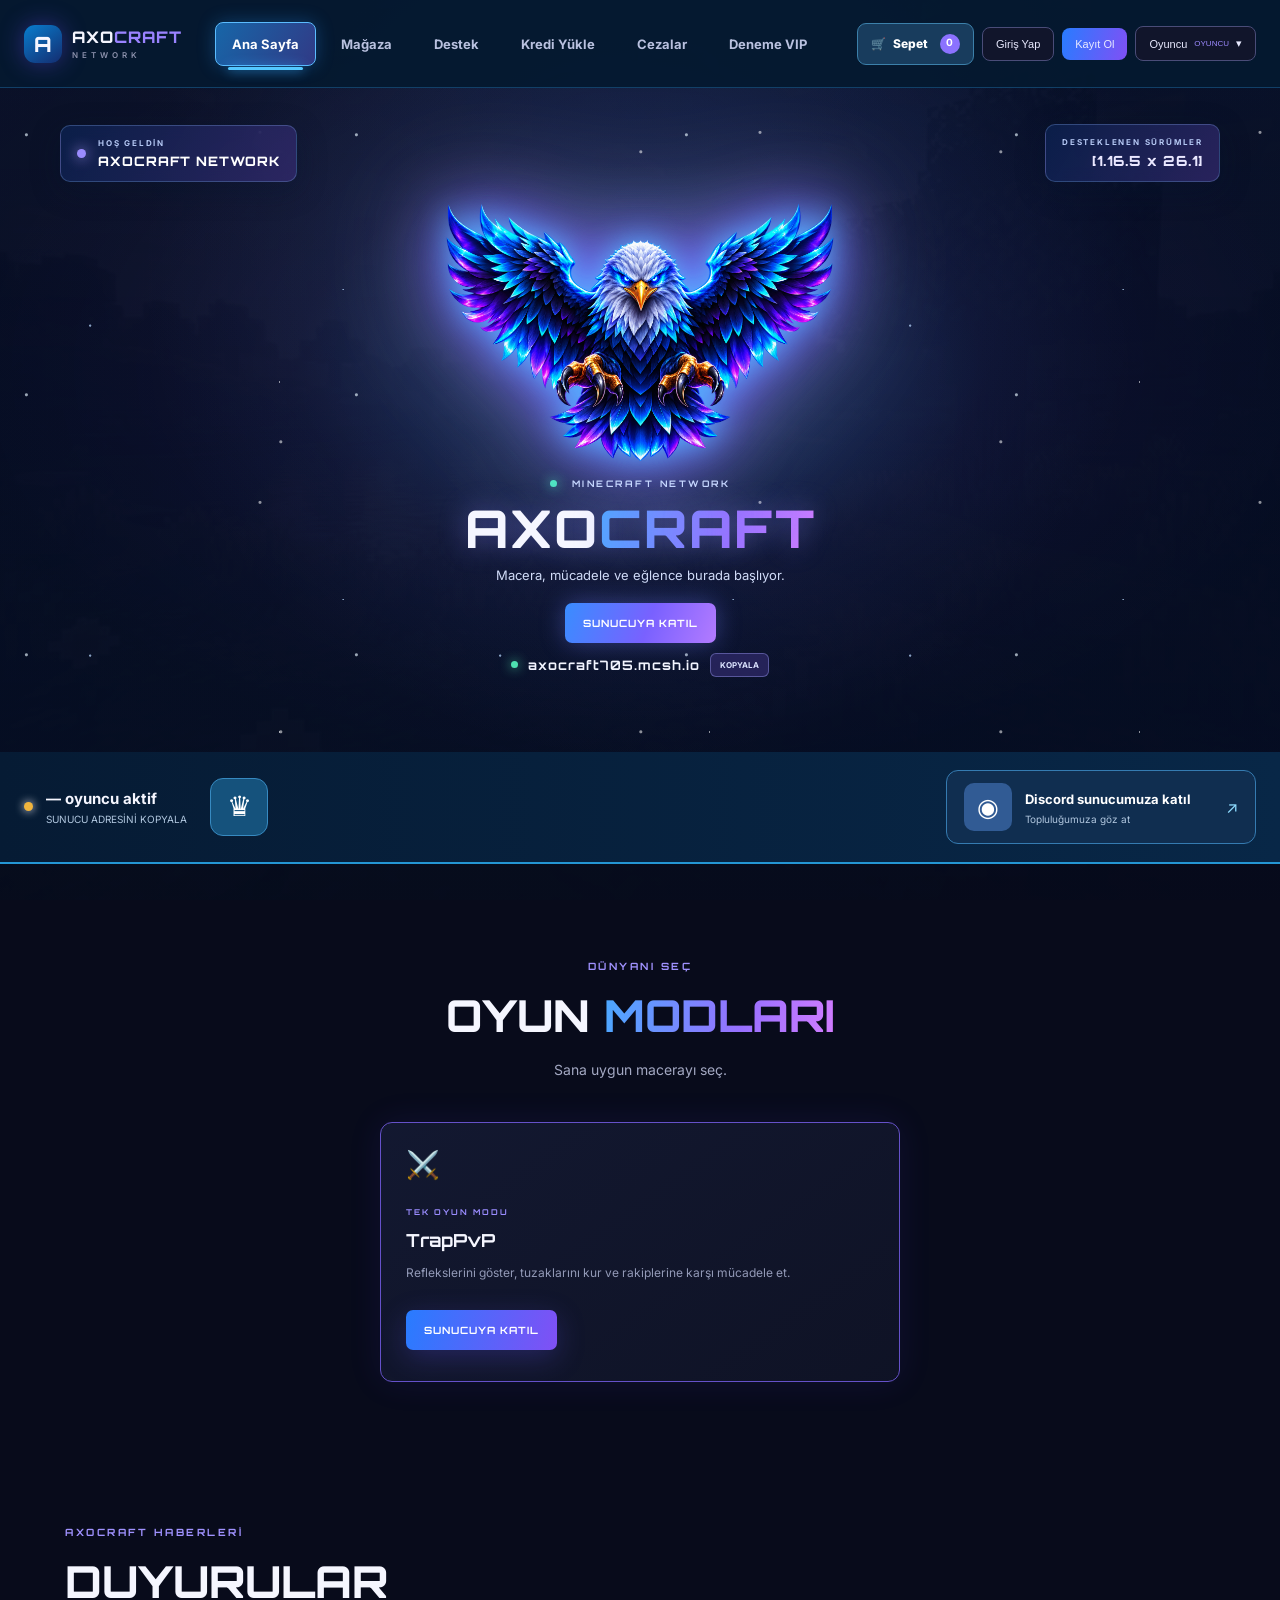
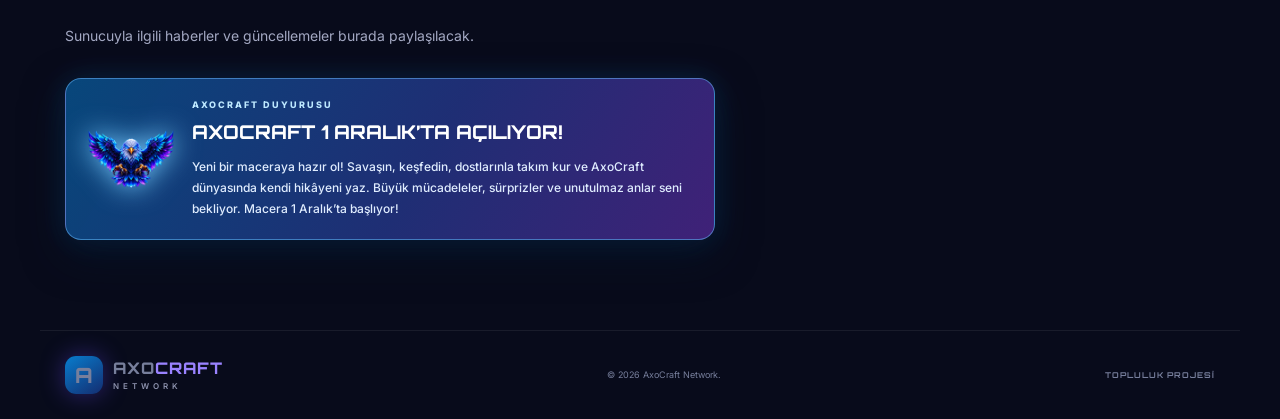
<file: index.html>
<!doctype html>
<html lang="tr"><head>
<meta charset="utf-8"><meta name="viewport" content="width=device-width,initial-scale=1">
<meta name="theme-color" content="#080b1b"><meta name="description" content="AxoCraft Network Minecraft mağazası ve sunucu ağı.">
<title>AxoCraft Network</title>
<link rel="preconnect" href="https://fonts.googleapis.com"><link href="https://fonts.googleapis.com/css2?family=Orbitron:wght@500;600;700;800&family=Inter:wght@400;500;600;700;800&display=swap" rel="stylesheet"><link rel="stylesheet" href="style.css?v=20261124-4">
</head><body>
<div class="bg-scene"></div><div class="bg-shade"></div>
<header class="topbar"><a class="brand" href="#anasayfa"><span class="brand-mark">A</span><span>AXO<span class="accent">CRAFT</span><small>NETWORK</small></span></a>
<nav class="main-nav"><a class="nav-tab active" href="index.html">Ana Sayfa</a><a class="nav-tab" href="magaza.html">Mağaza</a><a class="nav-tab" href="support.html">Destek</a><a class="nav-tab" href="kredi.html">Kredi Yükle</a><a class="nav-tab" href="cezalar.html">Cezalar</a><a class="nav-tab" href="deneme-vip.html">Deneme VIP</a></nav><div class="nav-actions"><a class="cart-button" id="headerCart" href="magaza.html#sepet" aria-label="Sepet">🛒 <span>Sepet</span><b id="headerCartCount" class="cart-count">0</b></a><button class="nav-login" data-auth="login">Giriş Yap</button><button class="nav-register" data-auth="register">Kayıt Ol</button><button class="account-chip hidden" id="accountButton"><span id="accountName">Oyuncu</span><small id="accountTag">OYUNCU</small> ▾</button><div class="account-menu hidden" id="accountMenu"><div class="account-head"><b id="menuName">Oyuncu</b><small id="menuTag">OYUNCU</small></div><button id="menuChest">🎁 Sandığım</button><button id="menuSupport">🎧 Destek</button><button id="menuProfile">👤 Profil</button><button id="menuCredits">💎 Kredi</button><button id="menuStore">🛒 Mağaza</button><button id="logoutButton">↪ Çıkış Yap</button></div></div><button class="menu" aria-label="Menüyü aç">☰</button></header>
<main id="anasayfa">
<section class="hero reference-hero">
<div class="hero-meta"><div class="server-title"><span class="meta-dot"></span><div><small>HOŞ GELDİN</small><b>AXOCRAFT NETWORK</b></div></div><div class="server-version"><small>DESTEKLENEN SÜRÜMLER</small><b>[1.16.5 x 26.1]</b></div></div>
<div class="hero-center"><div class="hero-art eagle-art"><div class="eagle-glow"></div><img class="eagle-image" src="file_0000000029ec8246bf71d93959074b4c.png" alt="AxoCraft kartal simgesi"></div><div class="hero-copy"><div class="eyebrow"><i></i> MINECRAFT NETWORK</div><h1>AXO<span class="gradient">CRAFT</span></h1><p>Macera, mücadele ve eğlence burada başlıyor.</p><div class="hero-actions"><button class="primary" id="copyIp">SUNUCUYA KATIL</button></div><div class="ip-line"><span class="pulse"></span><span>axocraft705.mcsh.io</span><button class="copy-address" id="copyAddress" type="button">KOPYALA</button></div></div></div>

</section><section class="hero-social"><div class="hero-player"><span class="online-led" id="heroOnlineLed"></span><div><b><strong id="heroPlayers">—</strong> oyuncu aktif</b><small>SUNUCU ADRESİNİ KOPYALA</small></div><button class="crown-shortcut" id="copyIp2" aria-label="IP kopyala">♛</button></div><a class="discord-card" href="#" id="discordLink"><span class="discord-icon">◉</span><span><b>Discord sunucumuza katıl</b><small>Topluluğumuza göz at</small></span><i>↗</i></a></section><section class="section" id="oyun-modlari"><div class="section-heading"><span class="eyebrow">DÜNYANI SEÇ</span><h2>OYUN <span class="gradient">MODLARI</span></h2><p>Sana uygun macerayı seç.</p></div><div class="mode-grid single-mode"><article class="mode-card featured"><div class="mode-icon">⚔️</div><span class="tag">TEK OYUN MODU</span><h3>TrapPvP</h3><p>Reflekslerini göster, tuzaklarını kur ve rakiplerine karşı mücadele et.</p><a class="primary mode-play" href="#anasayfa">SUNUCUYA KATIL</a></article></div></section>
<section class="section announcements" id="duyurular"><div class="section-heading"><span class="eyebrow">AXOCRAFT HABERLERİ</span><h2>DUYURULAR</h2><p>Sunucuyla ilgili haberler ve güncellemeler burada paylaşılacak.</p></div><div class="announcement-bottom"><article class="launch-announcement"><img src="file_0000000029ec8246bf71d93959074b4c.png" alt="AxoCraft kartal simgesi"><span><small>AXOCRAFT DUYURUSU</small><b>AXOCRAFT 1 ARALIK’TA AÇILIYOR!</b><em>Yeni bir maceraya hazır ol! Savaşın, keşfedin, dostlarınla takım kur ve AxoCraft dünyasında kendi hikâyeni yaz. Büyük mücadeleler, sürprizler ve unutulmaz anlar seni bekliyor. Macera 1 Aralık’ta başlıyor!</em></span></article></div></section>


<section class="join"><span class="eyebrow">SENİ BEKLİYORUZ</span><h2>HAZIR MISIN?</h2><p>Sunucuya katılmak için IP adresini kopyala.</p><button class="primary" id="copyIp2">axocraft705.mcsh.io ▣</button></section></main>
<footer><a class="brand" href="#anasayfa"><span class="brand-mark">A</span><span>AXO<span class="accent">CRAFT</span><small>NETWORK</small></span></a><span>© 2026 AxoCraft Network.</span><span class="footer-note">TOPLULUK PROJESİ</span></footer>
<div class="toast" id="toast"></div><div class="modal-backdrop" id="chestModal"><div class="modal chest-modal"><button class="modal-close" data-chest-close>×</button><div class="eyebrow">OYUNCU ENVANTERİ</div><h2>🎁 Sandığım</h2><p class="modal-help">Satın aldığın ve teslim edilen üyelikler/ürünler burada görünecek.</p><div id="chestItems" class="chest-items"><div class="chest-empty">📦<b>Sandığın şimdilik boş</b><small>Mağazadan aldığın ürünler burada listelenecek.</small></div></div></div></div>
<div class="modal-backdrop" id="authModal"><div class="modal"><button class="modal-close" data-close>×</button><div class="eyebrow">AXOCRAFT HESABI</div><h2 id="authTitle">Giriş Yap</h2><p class="modal-help">Bu ekran şimdilik tasarım önizlemesidir. Gerçek hesap sistemi henüz bağlı değil.</p><form id="authForm"><label>Minecraft kullanıcı adı</label><input id="mcName" required minlength="3" maxlength="16" placeholder="OyuncuAdı"><div id="emailField" class="hidden"><label>E-posta</label><input type="email" placeholder="ornek@mail.com"></div><label>Şifre</label><input type="password" required minlength="8" placeholder="En az 8 karakter"><button class="primary full" type="submit">DEVAM ET</button></form><button class="switch-auth" id="switchAuth">Hesabın yok mu? Kayıt ol</button></div></div>
<div class="drawer-backdrop" id="cartBackdrop"><aside class="cart-drawer"><button class="modal-close" id="closeCart">×</button><div class="eyebrow">ALIŞVERİŞ</div><h2>Sepetim <span class="gradient" id="cartTotalCount">0</span></h2><div id="cartItems" class="cart-items"><p class="empty-cart">Sepetin henüz boş.</p></div><div class="cart-summary"><span>Toplam</span><b id="cartTotal">₺0,00</b></div><label class="checkout-label">Minecraft kullanıcı adın</label><input id="checkoutName" placeholder="OyuncuAdı" maxlength="16"><button class="primary full" id="checkout">SİPARİŞİ ONAYLA</button><p class="modal-help">Ödeme altyapısı bağlanana kadar sipariş oluşturulmaz ve ücret alınmaz.</p></aside></div>
<script src="script.js?v=20261124-4"></script></body></html>
</file>
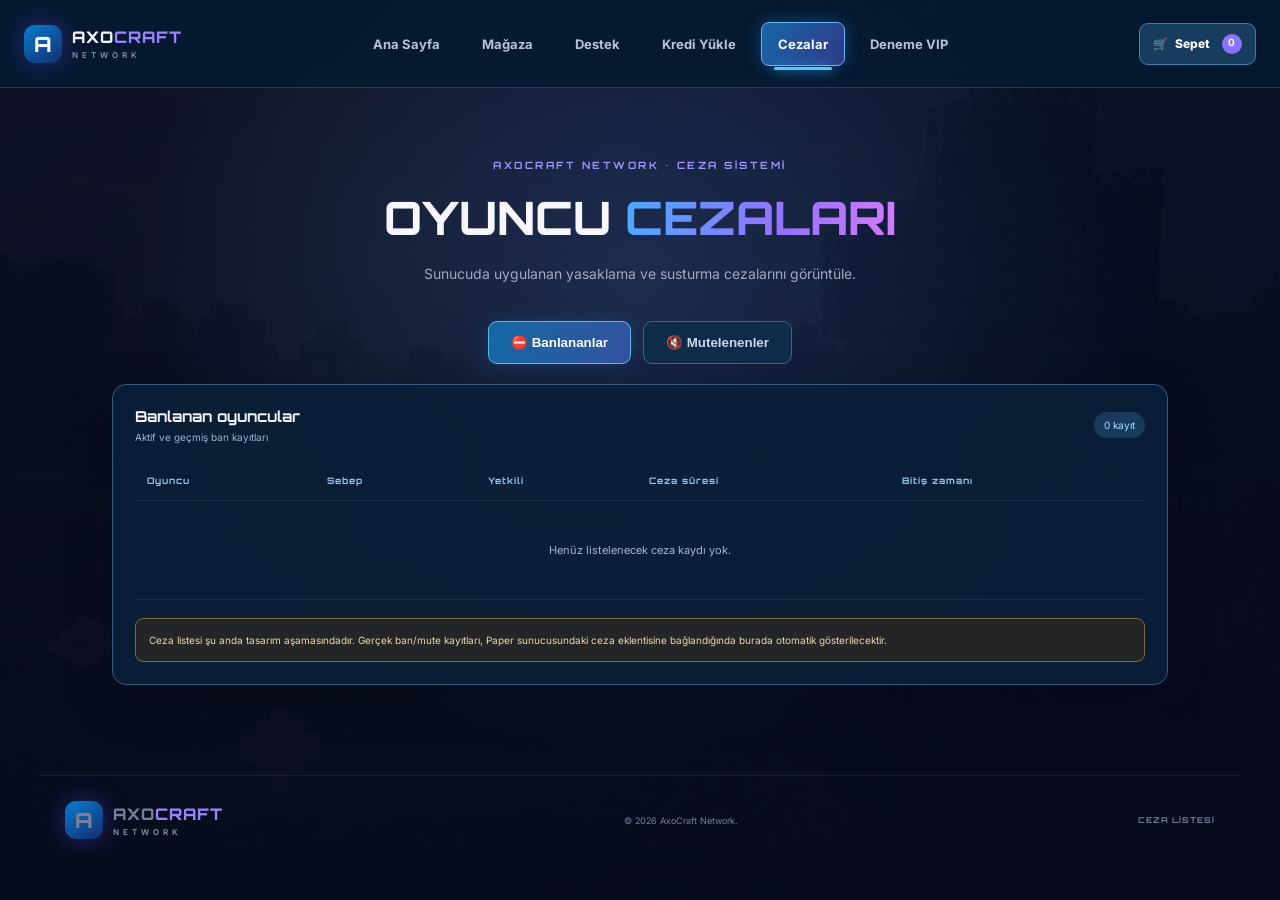
<file: cezalar.html>
<!doctype html>
<html lang="tr"><head><meta charset="utf-8"><meta name="viewport" content="width=device-width,initial-scale=1"><meta name="theme-color" content="#071b31"><title>AxoCraft • Cezalar</title><link href="https://fonts.googleapis.com/css2?family=Orbitron:wght@500;600;700;800&family=Inter:wght@400;500;600;700;800&display=swap" rel="stylesheet"><link rel="stylesheet" href="style.css?v=20261124-2"></head><body><div class="bg-scene"></div><div class="bg-shade"></div>
<header class="topbar"><a class="brand" href="index.html"><span class="brand-mark">A</span><span>AXO<span class="accent">CRAFT</span><small>NETWORK</small></span></a><nav class="main-nav"><a class="nav-tab" href="index.html">Ana Sayfa</a><a class="nav-tab" href="magaza.html">Mağaza</a><a class="nav-tab" href="support.html">Destek</a><a class="nav-tab" href="kredi.html">Kredi Yükle</a><a class="nav-tab active" href="cezalar.html">Cezalar</a><a class="nav-tab" href="deneme-vip.html">Deneme VIP</a></nav><div class="nav-actions"><a class="cart-button" href="magaza.html#sepet">🛒 <span>Sepet</span><b id="headerCartCount" class="cart-count">0</b></a></div></header>
<main class="punishments-page"><div class="section-heading"><span class="eyebrow">AXOCRAFT NETWORK • CEZA SİSTEMİ</span><h1>OYUNCU <span class="gradient">CEZALARI</span></h1><p>Sunucuda uygulanan yasaklama ve susturma cezalarını görüntüle.</p></div><div class="punishment-tabs"><button class="punishment-tab active" data-kind="bans">⛔ Banlananlar</button><button class="punishment-tab" data-kind="mutes">🔇 Mutelenenler</button></div><div class="punishment-panel"><div class="punishment-panel-head"><div><b id="punishmentTitle">Banlanan oyuncular</b><small id="punishmentDescription">Aktif ve geçmiş ban kayıtları</small></div><span class="punishment-count" id="punishmentCount">0 kayıt</span></div><div class="punishment-table-wrap"><table class="punishment-table"><thead><tr><th>Oyuncu</th><th>Sebep</th><th>Yetkili</th><th>Ceza süresi</th><th>Bitiş zamanı</th></tr></thead><tbody id="punishmentRows"><tr><td colspan="5" class="punishment-empty">Henüz listelenecek ceza kaydı yok.</td></tr></tbody></table></div><div class="punishment-note">Ceza listesi şu anda tasarım aşamasındadır. Gerçek ban/mute kayıtları, Paper sunucusundaki ceza eklentisine bağlandığında burada otomatik gösterilecektir.</div></div></main><footer><a class="brand" href="index.html"><span class="brand-mark">A</span><span>AXO<span class="accent">CRAFT</span><small>NETWORK</small></span></a><span>© 2026 AxoCraft Network.</span><span class="footer-note">CEZA LİSTESİ</span></footer>
<script>
const tabs=[...document.querySelectorAll("[data-kind]")];const title=document.getElementById("punishmentTitle"),desc=document.getElementById("punishmentDescription");tabs.forEach(tab=>tab.addEventListener("click",()=>{tabs.forEach(x=>x.classList.toggle("active",x===tab));const mute=tab.dataset.kind==="mutes";title.textContent=mute?"Mutelenen oyuncular":"Banlanan oyuncular";desc.textContent=mute?"Aktif ve geçmiş mute kayıtları":"Aktif ve geçmiş ban kayıtları";document.getElementById("punishmentRows").innerHTML='<tr><td colspan="5" class="punishment-empty">Henüz listelenecek ceza kaydı yok.</td></tr>';document.getElementById("punishmentCount").textContent="0 kayıt";}));let count=0;try{const c=JSON.parse(localStorage.getItem("axo_demo_cart")||"[]");count=c.reduce((n,x)=>n+(Number(x.qty)||1),0)}catch(e){}const badge=document.getElementById("headerCartCount");badge.textContent=count;badge.classList.toggle("has-items",count>0);
</script></body></html>
</file>
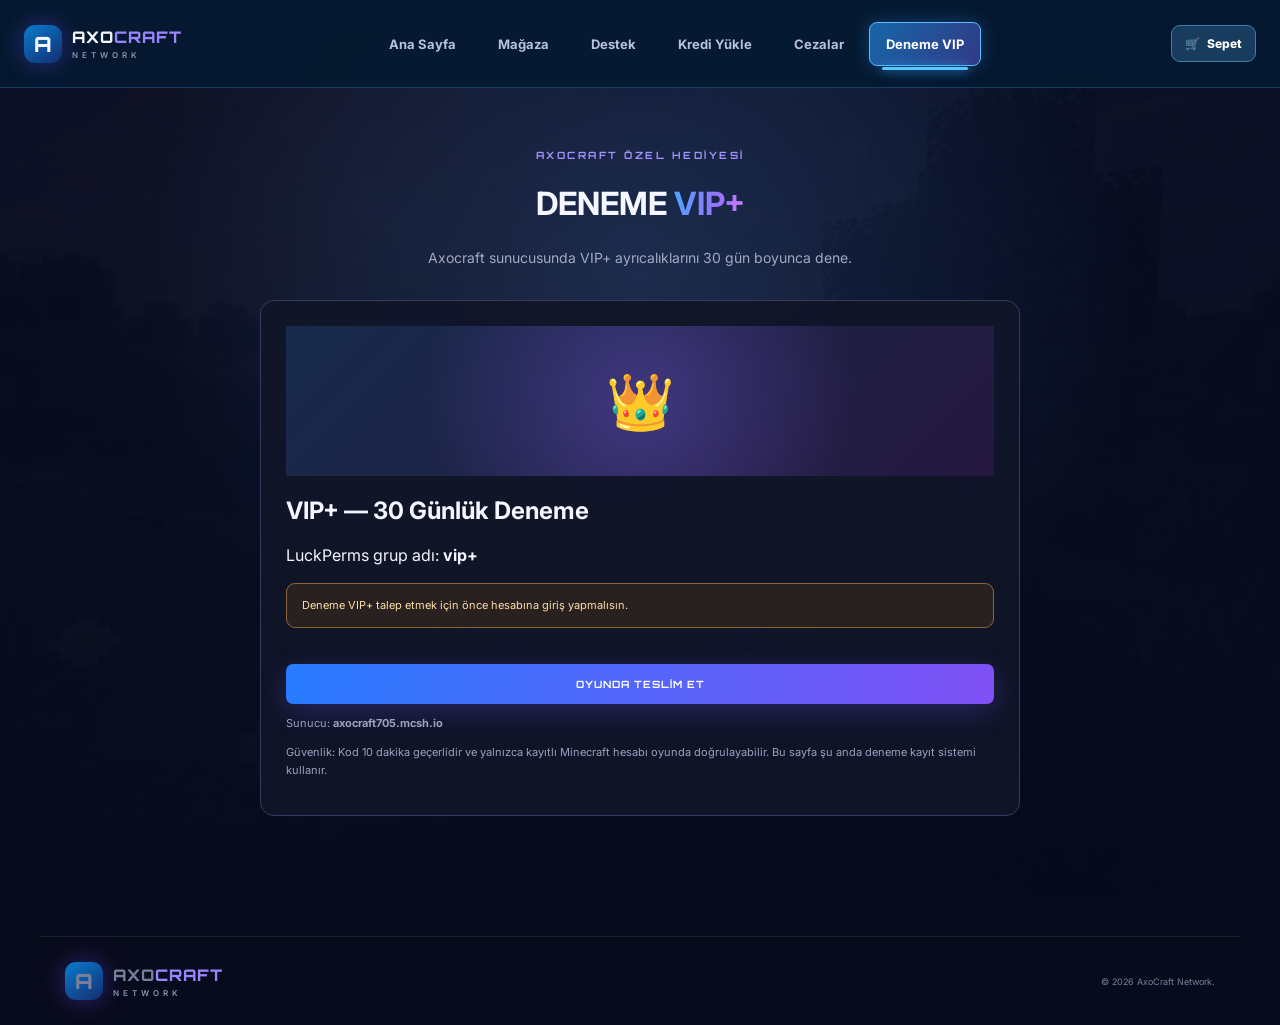
<file: deneme-vip.html>
<!doctype html>
<html lang="tr"><head><meta charset="utf-8"><meta name="viewport" content="width=device-width,initial-scale=1"><meta name="theme-color" content="#071a31"><title>Deneme VIP+ | AxoCraft</title><link rel="preconnect" href="https://fonts.googleapis.com"><link href="https://fonts.googleapis.com/css2?family=Orbitron:wght@500;600;700;800&family=Inter:wght@400;500;600;700;800&display=swap" rel="stylesheet"><link rel="stylesheet" href="style.css?v=20261124-4"></head><body><div class="bg-scene"></div><div class="bg-shade"></div>
<header class="topbar"><a class="brand" href="index.html"><span class="brand-mark">A</span><span>AXO<span class="accent">CRAFT</span><small>NETWORK</small></span></a><nav class="main-nav"><a class="nav-tab" href="index.html">Ana Sayfa</a><a class="nav-tab" href="magaza.html">Mağaza</a><a class="nav-tab" href="support.html">Destek</a><a class="nav-tab" href="kredi.html">Kredi Yükle</a><a class="nav-tab" href="cezalar.html">Cezalar</a><a class="nav-tab active" href="deneme-vip.html">Deneme VIP</a></nav><div class="nav-actions"><a class="cart-button" href="magaza.html#sepet">🛒 <span>Sepet</span></a></div></header>
<main class="store-page"><div class="section-heading"><span class="eyebrow">AXOCRAFT ÖZEL HEDİYESİ</span><h1>DENEME <span class="gradient">VIP+</span></h1><p>Axocraft sunucusunda VIP+ ayrıcalıklarını 30 gün boyunca dene.</p></div><section class="page-panel"><div class="demo-product-art">👑</div><h2>VIP+ — 30 Günlük Deneme</h2><p>LuckPerms grup adı: <b>vip+</b></p><div id="trialAccount" class="demo-warning">Deneme VIP+ talep etmek için önce hesabına giriş yapmalısın.</div><button class="primary full" id="claimTrial">OYUNDA TESLİM ET</button><p class="modal-help">Sunucu: <b>axocraft705.mcsh.io</b></p><p class="modal-help">Güvenlik: Kod 10 dakika geçerlidir ve yalnızca kayıtlı Minecraft hesabı oyunda doğrulayabilir. Bu sayfa şu anda deneme kayıt sistemi kullanır.</p></section></main><footer><a class="brand" href="index.html"><span class="brand-mark">A</span><span>AXO<span class="accent">CRAFT</span><small>NETWORK</small></span></a><span>© 2026 AxoCraft Network.</span></footer>
<script>
const API_URL="https://axobridge-api.onrender.com";
const user=(localStorage.getItem("axo_demo_player")||"").trim();
const info=document.getElementById("trialAccount");
const button=document.getElementById("claimTrial");
if(user){
  info.textContent="Minecraft oyuncu adın: "+user+". VIP+ hakkını almak için aşağıdaki butona basıp kodu oyun içinde doğrula.";
}else{
  info.textContent="Deneme VIP+ talep etmek için önce hesabına giriş yapmalısın.";
}
button.addEventListener("click",async()=>{
  if(!user){
    info.textContent="Önce giriş yapmalısın. Ana sayfadan Giriş Yap seçeneğini kullan.";
    return;
  }
  if(!/^[A-Za-z0-9_]{3,16}$/.test(user)){
    info.textContent="Kayıtlı Minecraft oyuncu adı geçersiz. Hesap bilgini kontrol et.";
    return;
  }
  button.disabled=true;
  button.textContent="KOD OLUŞTURULUYOR...";
  try{
    const response=await fetch(API_URL+"/api/demo-vip/request",{
      method:"POST",
      headers:{"Content-Type":"application/json"},
      body:JSON.stringify({minecraftUsername:user})
    });
    const data=await response.json();
    if(response.status===201){
      info.textContent="Doğrulama kodun: "+data.code+" — Minecraft sunucusuna gir ve 10 dakika içinde /axobridge doğrula "+data.code+" komutunu yaz. Kod yalnızca "+user+" hesabında çalışır.";
      button.textContent="KOD OLUŞTURULDU";
    }else if(response.status===409){
      info.textContent="Bu Minecraft oyuncu adı deneme VIP+ hakkını daha önce kullanmış.";
      button.disabled=false;
      button.textContent="TEKRAR DENE";
    }else if(response.status===429){
      info.textContent="Yeni kod istemeden önce 30 saniye beklemelisin.";
      button.disabled=false;
      button.textContent="TEKRAR DENE";
    }else{
      info.textContent="Kod oluşturulamadı. Biraz sonra tekrar dene.";
      button.disabled=false;
      button.textContent="TEKRAR DENE";
    }
  }catch(error){
    info.textContent="AxoBridge API'ye bağlanılamadı. Sunucu/API çevrimiçi olduğunda tekrar dene.";
    button.disabled=false;
    button.textContent="TEKRAR DENE";
  }
});
</script></body></html>
</file>
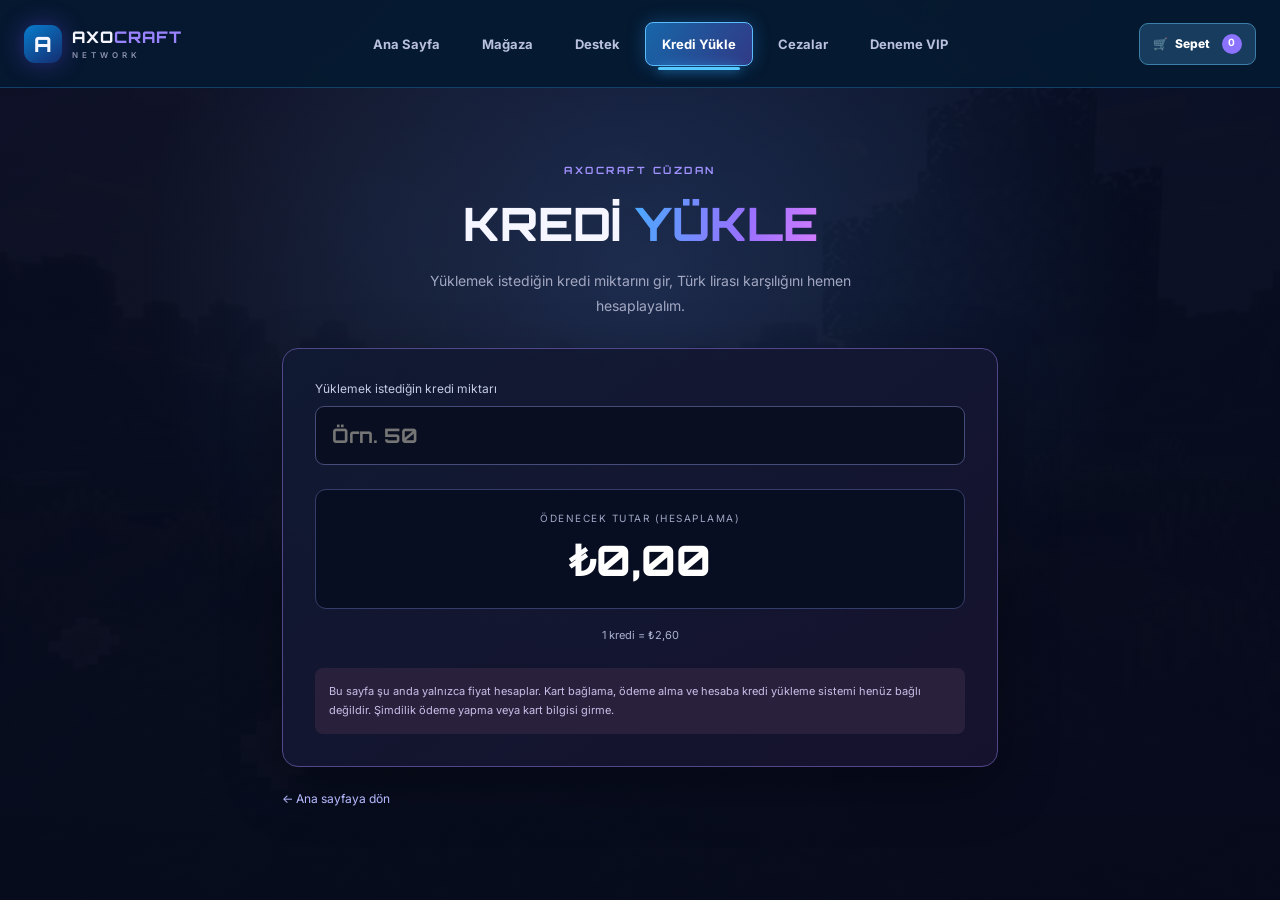
<file: kredi.html>
<!doctype html>
<html lang="tr">
<head>
<meta charset="utf-8">
<meta name="viewport" content="width=device-width,initial-scale=1">
<meta name="theme-color" content="#080b1b">
<title>Kredi Yükle | AxoCraft</title>
<link rel="preconnect" href="https://fonts.googleapis.com">
<link href="https://fonts.googleapis.com/css2?family=Orbitron:wght@500;600;700;800&family=Inter:wght@400;500;600;700;800&display=swap" rel="stylesheet">
<link rel="stylesheet" href="style.css?v=20261124-2">
<style>
.credit-page{max-width:760px;margin:70px auto;padding:0 22px}
.credit-panel{margin-top:30px;padding:32px;border:1px solid #51478a;border-radius:16px;background:linear-gradient(145deg,#111a33f2,#17132ff2);box-shadow:0 18px 60px #0005}
.credit-panel label{display:block;color:#c5cbe5;font-size:12px;margin-bottom:10px}
.credit-panel input{width:100%;padding:16px;background:#090e20;border:1px solid #454c78;border-radius:9px;color:#fff;font:700 20px Orbitron;outline:none}
.credit-panel input:focus{border-color:#8b72ff}
.credit-total{margin-top:24px;padding:22px;border-radius:11px;background:#080e21;border:1px solid #343d68;text-align:center}
.credit-total small{display:block;color:#9da6c4;font-size:10px;letter-spacing:1.5px}
.credit-total strong{display:block;margin-top:10px;font:800 clamp(28px,6vw,42px) Orbitron;color:#fff}
.credit-rate{margin-top:17px;color:#aab2d1;font-size:11px;line-height:1.8;text-align:center}
.credit-warning{margin-top:22px;padding:14px;border-radius:8px;background:#29213b;color:#c9bee9;font-size:11px;line-height:1.7}
.credit-back{display:inline-block;margin-top:24px;color:#b7baff;font-size:12px}
@media(max-width:600px){.credit-page{margin:40px auto}.credit-panel{padding:22px}}
</style>
</head>
<body>
<div class="bg-scene"></div><div class="bg-shade"></div>
<header class="topbar">
<a class="brand" href="index.html"><span class="brand-mark">A</span><span>AXO<span class="accent">CRAFT</span><small>NETWORK</small></span></a>
<nav class="main-nav"><a class="nav-tab" href="index.html">Ana Sayfa</a><a class="nav-tab" href="magaza.html">Mağaza</a><a class="nav-tab" href="support.html">Destek</a><a class="nav-tab active" href="kredi.html">Kredi Yükle</a><a class="nav-tab" href="cezalar.html">Cezalar</a><a class="nav-tab" href="deneme-vip.html">Deneme VIP</a></nav>
<div class="nav-actions"><a class="cart-button" id="headerCart" href="magaza.html#sepet">🛒 <span>Sepet</span><b id="headerCartCount" class="cart-count">0</b></a></div></header>
<main class="credit-page">
<div class="section-heading"><span class="eyebrow">AXOCRAFT CÜZDAN</span><h1 style="font:800 clamp(30px,5vw,46px) Orbitron;margin:16px 0">KREDİ <span class="gradient">YÜKLE</span></h1><p>Yüklemek istediğin kredi miktarını gir, Türk lirası karşılığını hemen hesaplayalım.</p></div>
<section class="credit-panel">
<label for="creditAmount">Yüklemek istediğin kredi miktarı</label>
<input id="creditAmount" type="number" min="1" step="1" inputmode="numeric" placeholder="Örn. 50">
<div class="credit-total"><small>ÖDENECEK TUTAR (HESAPLAMA)</small><strong id="creditPrice">₺0,00</strong></div>
<div class="credit-rate">1 kredi = ₺2,60</div>
<div class="credit-warning">Bu sayfa şu anda yalnızca fiyat hesaplar. Kart bağlama, ödeme alma ve hesaba kredi yükleme sistemi henüz bağlı değildir. Şimdilik ödeme yapma veya kart bilgisi girme.</div>
</section>
<a class="credit-back" href="index.html">← Ana sayfaya dön</a>
</main>
<script>
const amount=document.getElementById("creditAmount");
const price=document.getElementById("creditPrice");
const format=new Intl.NumberFormat("tr-TR",{style:"currency",currency:"TRY",minimumFractionDigits:2});
amount.addEventListener("input",()=>{const n=Number(amount.value);price.textContent=Number.isFinite(n)&&n>0?format.format(Math.floor(n)*2.6):format.format(0);});
</script>
<script>let n=0;try{n=JSON.parse(localStorage.getItem("axo_demo_cart")||"[]").reduce((s,p)=>s+(Number(p.qty)||1),0)}catch(e){}const b=document.getElementById("headerCartCount");if(b){b.textContent=n;b.classList.toggle("has-items",n>0)}</script></body>
</html>
</file>
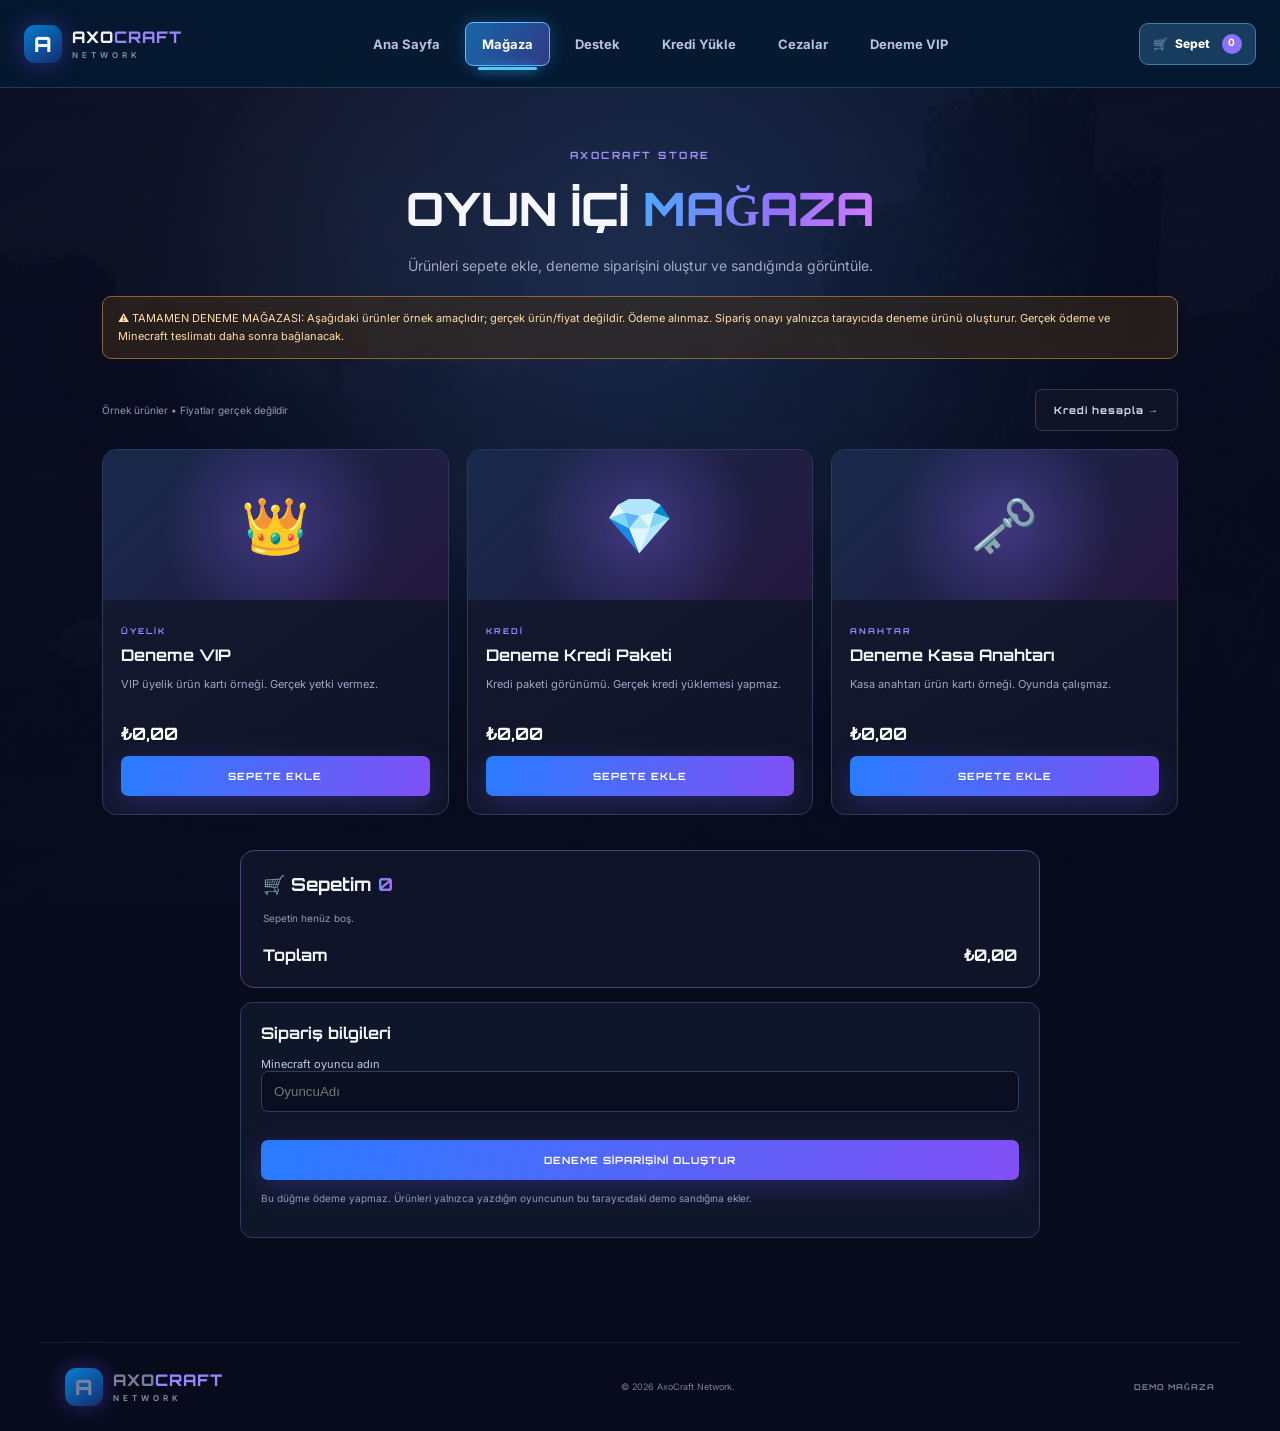
<file: magaza.html>
<!doctype html>
<html lang="tr"><head><meta charset="utf-8"><meta name="viewport" content="width=device-width,initial-scale=1"><meta name="theme-color" content="#080b1b"><title>AxoCraft • Mağaza</title><link href="https://fonts.googleapis.com/css2?family=Orbitron:wght@500;600;700;800&family=Inter:wght@400;500;600;700;800&display=swap" rel="stylesheet"><link rel="stylesheet" href="style.css?v=20261124-2"></head><body>
<div class="bg-scene"></div><div class="bg-shade"></div>
<header class="topbar"><a class="brand" href="index.html"><span class="brand-mark">A</span><span>AXO<span class="accent">CRAFT</span><small>NETWORK</small></span></a><nav class="main-nav"><a class="nav-tab" href="index.html">Ana Sayfa</a><a class="nav-tab active" href="magaza.html">Mağaza</a><a class="nav-tab" href="support.html">Destek</a><a class="nav-tab" href="kredi.html">Kredi Yükle</a><a class="nav-tab" href="cezalar.html">Cezalar</a><a class="nav-tab" href="deneme-vip.html">Deneme VIP</a></nav><div class="nav-actions"><a class="cart-button" id="headerCart" href="magaza.html#sepet">🛒 <span>Sepet</span><b id="headerCartCount" class="cart-count">0</b></a></div></header>
<main class="store-page"><div class="section-heading"><span class="eyebrow">AXOCRAFT STORE</span><h1 style="font:800 clamp(30px,5vw,46px) Orbitron;margin:16px 0">OYUN İÇİ <span class="gradient">MAĞAZA</span></h1><p>Ürünleri sepete ekle, deneme siparişini oluştur ve sandığında görüntüle.</p></div>
<div class="demo-warning">⚠️ TAMAMEN DENEME MAĞAZASI: Aşağıdaki ürünler örnek amaçlıdır; gerçek ürün/fiyat değildir. Ödeme alınmaz. Sipariş onayı yalnızca tarayıcıda deneme ürünü oluşturur. Gerçek ödeme ve Minecraft teslimatı daha sonra bağlanacak.</div>
<div class="store-toolbar"><span class="ticket-meta">Örnek ürünler • Fiyatlar gerçek değildir</span><a class="secondary" href="kredi.html">Kredi hesapla →</a></div>
<section class="store-products">
<article class="demo-product"><div class="demo-product-art">👑</div><div class="demo-product-body"><span class="tag">ÜYELİK</span><h3>Deneme VIP</h3><p>VIP üyelik ürün kartı örneği. Gerçek yetki vermez.</p><div class="demo-price">₺0,00</div><button class="primary" data-add="Deneme VIP" data-type="Üyelik">SEPETE EKLE</button></div></article>
<article class="demo-product"><div class="demo-product-art">💎</div><div class="demo-product-body"><span class="tag">KREDİ</span><h3>Deneme Kredi Paketi</h3><p>Kredi paketi görünümü. Gerçek kredi yüklemesi yapmaz.</p><div class="demo-price">₺0,00</div><button class="primary" data-add="Deneme Kredi Paketi" data-type="Kredi">SEPETE EKLE</button></div></article>
<article class="demo-product"><div class="demo-product-art">🗝️</div><div class="demo-product-body"><span class="tag">ANAHTAR</span><h3>Deneme Kasa Anahtarı</h3><p>Kasa anahtarı ürün kartı örneği. Oyunda çalışmaz.</p><div class="demo-price">₺0,00</div><button class="primary" data-add="Deneme Kasa Anahtarı" data-type="Ürün">SEPETE EKLE</button></div></article>
</section>
<section class="demo-cart" id="sepet"><h2 style="font:700 18px Orbitron;margin:0 0 15px">🛒 Sepetim <span class="gradient" id="cartCount">0</span></h2><div id="cartItems"><p class="ticket-meta">Sepetin henüz boş.</p></div><div class="demo-cart-total"><span>Toplam</span><b id="cartTotal">₺0,00</b></div></section>
<section class="demo-checkout"><h2 style="font:700 16px Orbitron;margin-top:0">Sipariş bilgileri</h2><label>Minecraft oyuncu adın<input id="buyerName" maxlength="16" placeholder="OyuncuAdı"></label><button class="primary full" id="checkout">DENEME SİPARİŞİNİ OLUŞTUR</button><p class="ticket-meta">Bu düğme ödeme yapmaz. Ürünleri yalnızca yazdığın oyuncunun bu tarayıcıdaki demo sandığına ekler.</p></section></main>
<footer><a class="brand" href="index.html"><span class="brand-mark">A</span><span>AXO<span class="accent">CRAFT</span><small>NETWORK</small></span></a><span>© 2026 AxoCraft Network.</span><span class="footer-note">DEMO MAĞAZA</span></footer><div class="toast" id="toast"></div>
<script>
const $=id=>document.getElementById(id),cartKey="axo_demo_cart";let cart=JSON.parse(localStorage.getItem(cartKey)||"[]");const fmt=n=>"₺"+Number(n).toFixed(2).replace(".",",");function save(){localStorage.setItem(cartKey,JSON.stringify(cart));draw()}function draw(){$("cartCount").textContent=cart.reduce((n,p)=>n+p.qty,0);$("cartItems").innerHTML=cart.length?cart.map((p,i)=>'<div class="demo-cart-row"><span>'+p.name+' × '+p.qty+'</span><button aria-label="Sil" onclick="removeItem('+i+')">×</button></div>').join(""):'<p class="ticket-meta">Sepetin henüz boş.</p>';$("cartTotal").textContent=fmt(cart.reduce((n,p)=>n+p.price*p.qty,0))}
window.removeItem=i=>{cart.splice(i,1);save()};document.querySelectorAll("[data-add]").forEach(b=>b.onclick=()=>{const p=cart.find(x=>x.name===b.dataset.add);if(p)p.qty++;else cart.push({name:b.dataset.add,type:b.dataset.type,price:0,qty:1});save();$("toast").textContent="Deneme ürünü sepete eklendi.";$("toast").classList.add("show")});
$("checkout").onclick=()=>{const name=$("buyerName").value.trim();if(!cart.length){$("toast").textContent="Önce sepete ürün ekle.";$("toast").classList.add("show");return;}if(!/^[A-Za-z0-9_]{3,16}$/.test(name)){ $("toast").textContent="Geçerli Minecraft oyuncu adı gir.";$("toast").classList.add("show");return;}if(!confirm("Bu yalnızca DEMO sipariştir. Ödeme alınmayacak. Ürünleri "+name+" oyuncusunun bu tarayıcıdaki demo sandığına ekleyelim mi?"))return;const key="axo_demo_chest_"+name;const items=JSON.parse(localStorage.getItem(key)||"[]");cart.forEach(p=>{const old=items.find(x=>x.name===p.name&&x.type===p.type);if(old)old.qty+=p.qty;else items.push({name:p.name,type:p.type,qty:p.qty});});localStorage.setItem(key,JSON.stringify(items));cart=[];save();$("toast").textContent="Demo sipariş oluşturuldu. Sandık sayfasında görebilirsin.";$("toast").classList.add("show");};draw();
const badge=document.getElementById("headerCartCount");if(badge){const n=cart.reduce((s,p)=>s+p.qty,0);badge.textContent=n;badge.classList.toggle("has-items",n>0);}
</script></body></html>
</file>
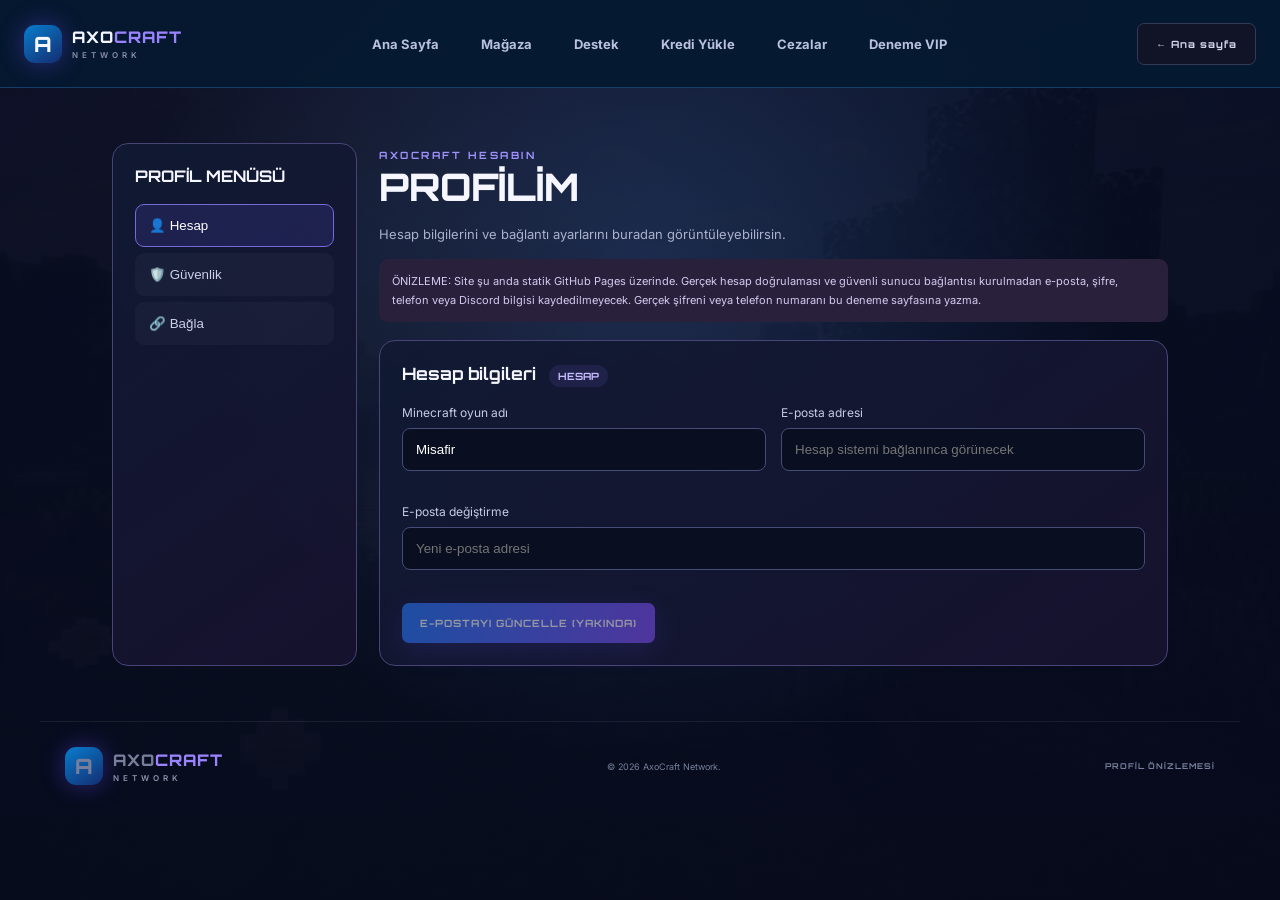
<file: profil.html>
<!doctype html>
<html lang="tr"><head><meta charset="utf-8"><meta name="viewport" content="width=device-width,initial-scale=1"><meta name="theme-color" content="#080b1b"><title>AxoCraft • Profil</title><link href="https://fonts.googleapis.com/css2?family=Orbitron:wght@500;600;700;800&family=Inter:wght@400;500;600;700;800&display=swap" rel="stylesheet"><link rel="stylesheet" href="style.css?v=20261124-1"></head><body>
<div class="bg-scene"></div><div class="bg-shade"></div>
<header class="topbar"><a class="brand" href="index.html"><span class="brand-mark">A</span><span>AXO<span class="accent">CRAFT</span><small>NETWORK</small></span></a><nav class="main-nav"><a class="nav-tab" href="index.html">Ana Sayfa</a><a class="nav-tab" href="magaza.html">Mağaza</a><a class="nav-tab" href="support.html">Destek</a><a class="nav-tab" href="kredi.html">Kredi Yükle</a><a class="nav-tab" href="cezalar.html">Cezalar</a><a class="nav-tab" href="deneme-vip.html">Deneme VIP</a></nav><a class="secondary" href="index.html">← Ana sayfa</a></header>
<main class="profile-layout"><aside class="profile-side"><h3>PROFİL MENÜSÜ</h3><button class="active" data-tab="account">👤 Hesap</button><button data-tab="security">🛡️ Güvenlik</button><button data-tab="connect">🔗 Bağla</button></aside>
<div class="profile-content"><span class="eyebrow">AXOCRAFT HESABIN</span><h1>PROFİLİM</h1><p>Hesap bilgilerini ve bağlantı ayarlarını buradan görüntüleyebilirsin.</p>
<div class="profile-note">ÖNİZLEME: Site şu anda statik GitHub Pages üzerinde. Gerçek hesap doğrulaması ve güvenli sunucu bağlantısı kurulmadan e-posta, şifre, telefon veya Discord bilgisi kaydedilmeyecek. Gerçek şifreni veya telefon numaranı bu deneme sayfasına yazma.</div>
<section class="profile-panel" data-panel="account"><h2>Hesap bilgileri <span class="profile-badge">HESAP</span></h2><form class="profile-form" id="accountPreview"><label>Minecraft oyun adı<input id="profileMinecraft" readonly></label><label>E-posta adresi<input type="email" placeholder="Hesap sistemi bağlanınca görünecek" disabled></label><label class="full">E-posta değiştirme<input type="email" placeholder="Yeni e-posta adresi" disabled></label><div class="full"><button type="button" class="primary profile-disabled" disabled>E-POSTAYI GÜNCELLE (YAKINDA)</button></div></form></section>
<section class="profile-panel profile-hidden" data-panel="security"><h2>Güvenlik ayarları <span class="profile-badge">KORUMA</span></h2><div class="profile-note">Şifre değişimi, e-posta doğrulaması ve oturum güvenliği gerçek kimlik doğrulama sistemi kurulduktan sonra açılacak.</div><div class="profile-form"><label>Mevcut şifre<input type="password" placeholder="Güvenli sistem kurulana kadar kapalı" disabled></label><label>Yeni şifre<input type="password" placeholder="Güvenli sistem kurulana kadar kapalı" disabled></label><div class="full"><button class="primary profile-disabled" disabled>ŞİFREYİ DEĞİŞTİR (YAKINDA)</button></div></div></section>
<section class="profile-panel profile-hidden" data-panel="connect"><h2>Hesaplarını bağla <span class="profile-badge">BAĞLANTILAR</span></h2><div class="profile-form"><label>Discord hesabı<input placeholder="Discord bağlantısı henüz kurulmadı" disabled></label><div><label>Discord durumu</label><p class="ticket-meta">Bağlı değil</p><button class="secondary profile-disabled" disabled>DISCORD'U BAĞLA (YAKINDA)</button></div><label class="full">Telefon numarası<input type="tel" placeholder="Telefon bağlantısı henüz kurulmadı" disabled></label><div class="full"><button class="secondary profile-disabled" disabled>TELEFONU DOĞRULA (YAKINDA)</button></div></div></section>
</div></main><footer><a class="brand" href="index.html"><span class="brand-mark">A</span><span>AXO<span class="accent">CRAFT</span><small>NETWORK</small></span></a><span>© 2026 AxoCraft Network.</span><span class="footer-note">PROFİL ÖNİZLEMESİ</span></footer>
<script>
const $=id=>document.getElementById(id);const name=localStorage.getItem("axo_demo_player")||"Misafir";$("profileMinecraft").value=name;document.querySelectorAll("[data-tab]").forEach(b=>b.addEventListener("click",()=>{document.querySelectorAll("[data-tab]").forEach(x=>x.classList.toggle("active",x===b));document.querySelectorAll("[data-panel]").forEach(p=>p.classList.toggle("profile-hidden",p.dataset.panel!==b.dataset.tab));}));
</script></body></html>
</file>
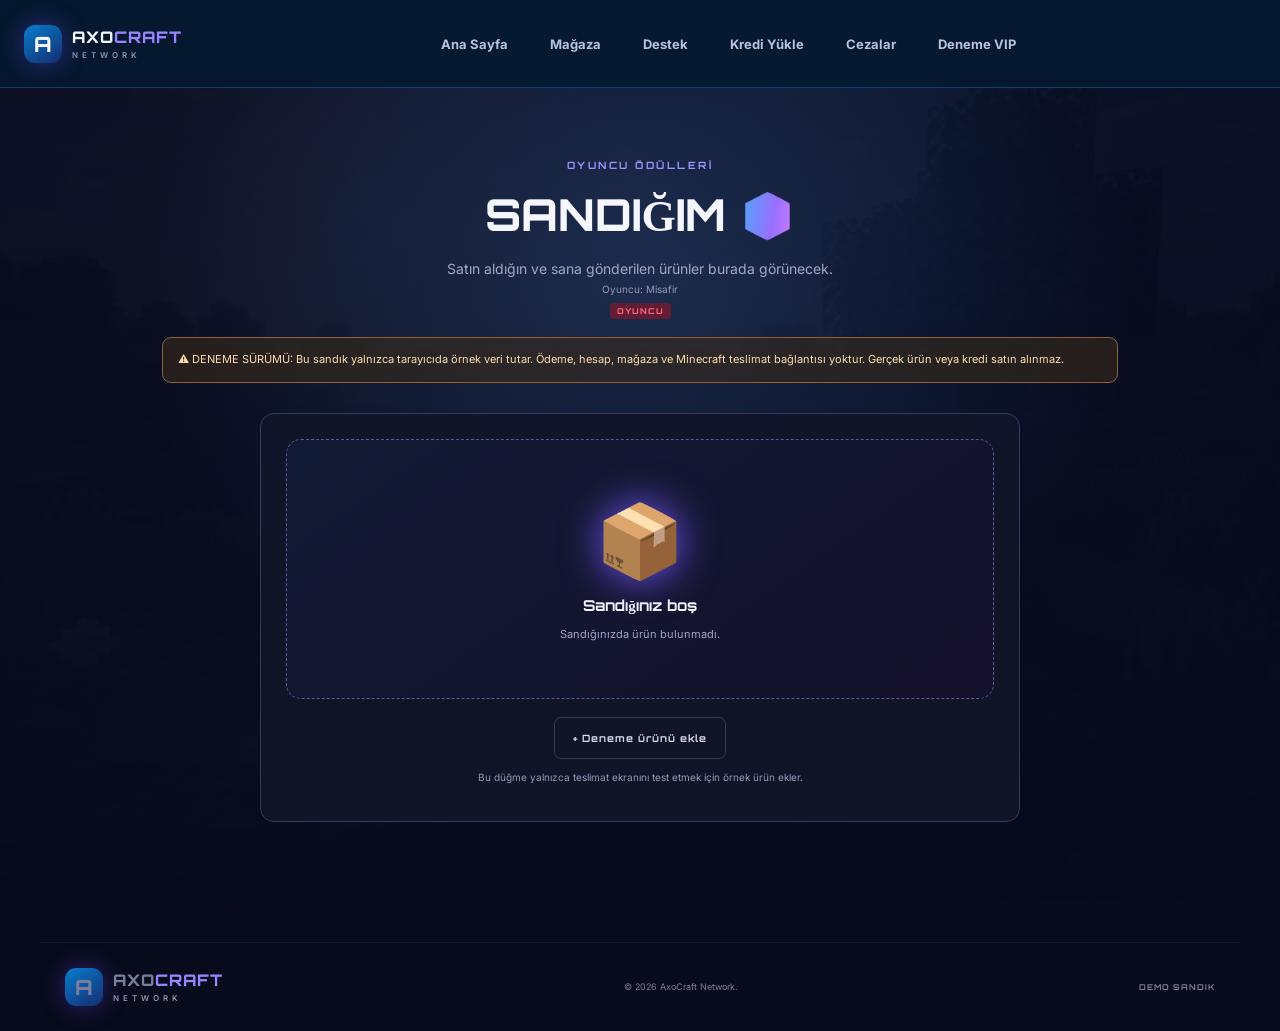
<file: sandik.html>
<!doctype html>
<html lang="tr"><head><meta charset="utf-8"><meta name="viewport" content="width=device-width,initial-scale=1"><meta name="theme-color" content="#080b1b"><title>AxoCraft • Sandığım</title><link href="https://fonts.googleapis.com/css2?family=Orbitron:wght@500;600;700;800&family=Inter:wght@400;500;600;700;800&display=swap" rel="stylesheet"><link rel="stylesheet" href="style.css?v=20261124-1"></head><body>
<div class="bg-scene"></div><div class="bg-shade"></div>
<header class="topbar"><a class="brand" href="index.html"><span class="brand-mark">A</span><span>AXO<span class="accent">CRAFT</span><small>NETWORK</small></span></a><nav class="main-nav"><a class="nav-tab" href="index.html">Ana Sayfa</a><a class="nav-tab" href="magaza.html">Mağaza</a><a class="nav-tab" href="support.html">Destek</a><a class="nav-tab" href="kredi.html">Kredi Yükle</a><a class="nav-tab" href="cezalar.html">Cezalar</a><a class="nav-tab" href="deneme-vip.html">Deneme VIP</a></nav></header>
<main class="chest-page"><div class="section-heading"><span class="eyebrow">OYUNCU ÖDÜLLERİ</span><h2>SANDIĞIM <span class="gradient">📦</span></h2><p>Satın aldığın ve sana gönderilen ürünler burada görünecek.</p><div id="chestPlayer" class="ticket-meta"></div><span class="red-rank">OYUNCU</span></div>
<div class="demo-warning">⚠️ DENEME SÜRÜMÜ: Bu sandık yalnızca tarayıcıda örnek veri tutar. Ödeme, hesap, mağaza ve Minecraft teslimat bağlantısı yoktur. Gerçek ürün veya kredi satın alınmaz.</div>
<section class="page-panel"><div id="chestContents"></div><div style="margin-top:18px;text-align:center"><button class="secondary" id="addDemo">+ Deneme ürünü ekle</button><p class="ticket-meta">Bu düğme yalnızca teslimat ekranını test etmek için örnek ürün ekler.</p></div></section></main>
<footer><a class="brand" href="index.html"><span class="brand-mark">A</span><span>AXO<span class="accent">CRAFT</span><small>NETWORK</small></span></a><span>© 2026 AxoCraft Network.</span><span class="footer-note">DEMO SANDIK</span></footer><div class="toast" id="toast"></div>
<script>
const $=id=>document.getElementById(id);const player=localStorage.getItem("axo_demo_player")||"Misafir";$("chestPlayer").textContent="Oyuncu: "+player;const key="axo_demo_chest_"+player;const deliveredKey="axo_demo_deliveries";const get=()=>JSON.parse(localStorage.getItem(key)||"[]");const safe=s=>String(s).replace(/[&<>"']/g,c=>({"&":"&amp;","<":"&lt;",">":"&gt;",'"':"&quot;","'":"&#39;"}[c]));function toast(s){$("toast").textContent=s;$("toast").classList.add("show");setTimeout(()=>$("toast").classList.remove("show"),2200)}
function draw(){const a=get();if(!a.length){$("chestContents").innerHTML='<div class="chest-empty-large"><div class="chest-illustration">📦</div><b>Sandığınız boş</b><small>Sandığınızda ürün bulunmadı.</small></div>';return;}$("chestContents").innerHTML=a.map((p,i)=>'<article class="chest-item"><h3>🎁 '+safe(p.name)+'</h3><div class="ticket-meta">Tür: '+safe(p.type)+' • Mevcut miktar: <b>'+p.qty+'</b></div><div class="chest-actions"><button class="primary" onclick="selfDeliver('+i+')">Kendime teslim et</button><button onclick="gift('+i+')">Birine hediye et</button></div><label class="ticket-meta">Teslim edilecek miktar<input class="quantity-input" type="number" id="qty-'+i+'" min="1" max="'+p.qty+'" step="1" value="1"></label></article>').join("")}
function amount(i){const p=get()[i];const raw=Number($("qty-"+i).value);if(!Number.isInteger(raw)||raw<1){toast("Geçerli bir tam sayı gir.");return 0;}if(raw>p.qty){toast("Sandığınızda yalnızca "+p.qty+" adet var. Bu miktarı teslim edemezsin.");return 0;}return raw}
window.selfDeliver=i=>{const n=amount(i);if(!n)return;const a=get();const p=a[i];p.qty-=n;if(!p.qty)a.splice(i,1);localStorage.setItem(key,JSON.stringify(a));const d=JSON.parse(localStorage.getItem(deliveredKey)||"[]");d.push({item:p.name,qty:n,to:player,kind:"Kendime"});localStorage.setItem(deliveredKey,JSON.stringify(d));draw();toast("Siparişiniz başarıyla teslim edildi, hayırlı olsun! (Demo)")};
window.gift=i=>{const n=amount(i);if(!n)return;const to=prompt("Hediye göndereceğin Minecraft oyuncu adını yaz:");if(!to||!/^[A-Za-z0-9_]{3,16}$/.test(to)){toast("Geçerli bir oyuncu adı gir.");return;}const a=get();const p=a[i];p.qty-=n;if(!p.qty)a.splice(i,1);localStorage.setItem(key,JSON.stringify(a));const recipientKey="axo_demo_chest_"+to;const recipientItems=JSON.parse(localStorage.getItem(recipientKey)||"[]");const existing=recipientItems.find(x=>x.name===p.name&&x.type===p.type);if(existing)existing.qty+=n;else recipientItems.push({name:p.name,type:p.type,qty:n});localStorage.setItem(recipientKey,JSON.stringify(recipientItems));const d=JSON.parse(localStorage.getItem(deliveredKey)||"[]");d.push({item:p.name,qty:n,to,kind:"Hediye"});localStorage.setItem(deliveredKey,JSON.stringify(d));draw();toast(to+" oyuncusuna hediye gönderildi. (Demo)")};
$("addDemo").onclick=()=>{const a=get();const p=a.find(x=>x.name==="Deneme VIP Üyeliği");if(p)p.qty+=2;else a.push({name:"Deneme VIP Üyeliği",type:"Üyelik",qty:2});localStorage.setItem(key,JSON.stringify(a));draw();toast("2 adet deneme ürünü eklendi.")};draw();
</script></body></html>
</file>
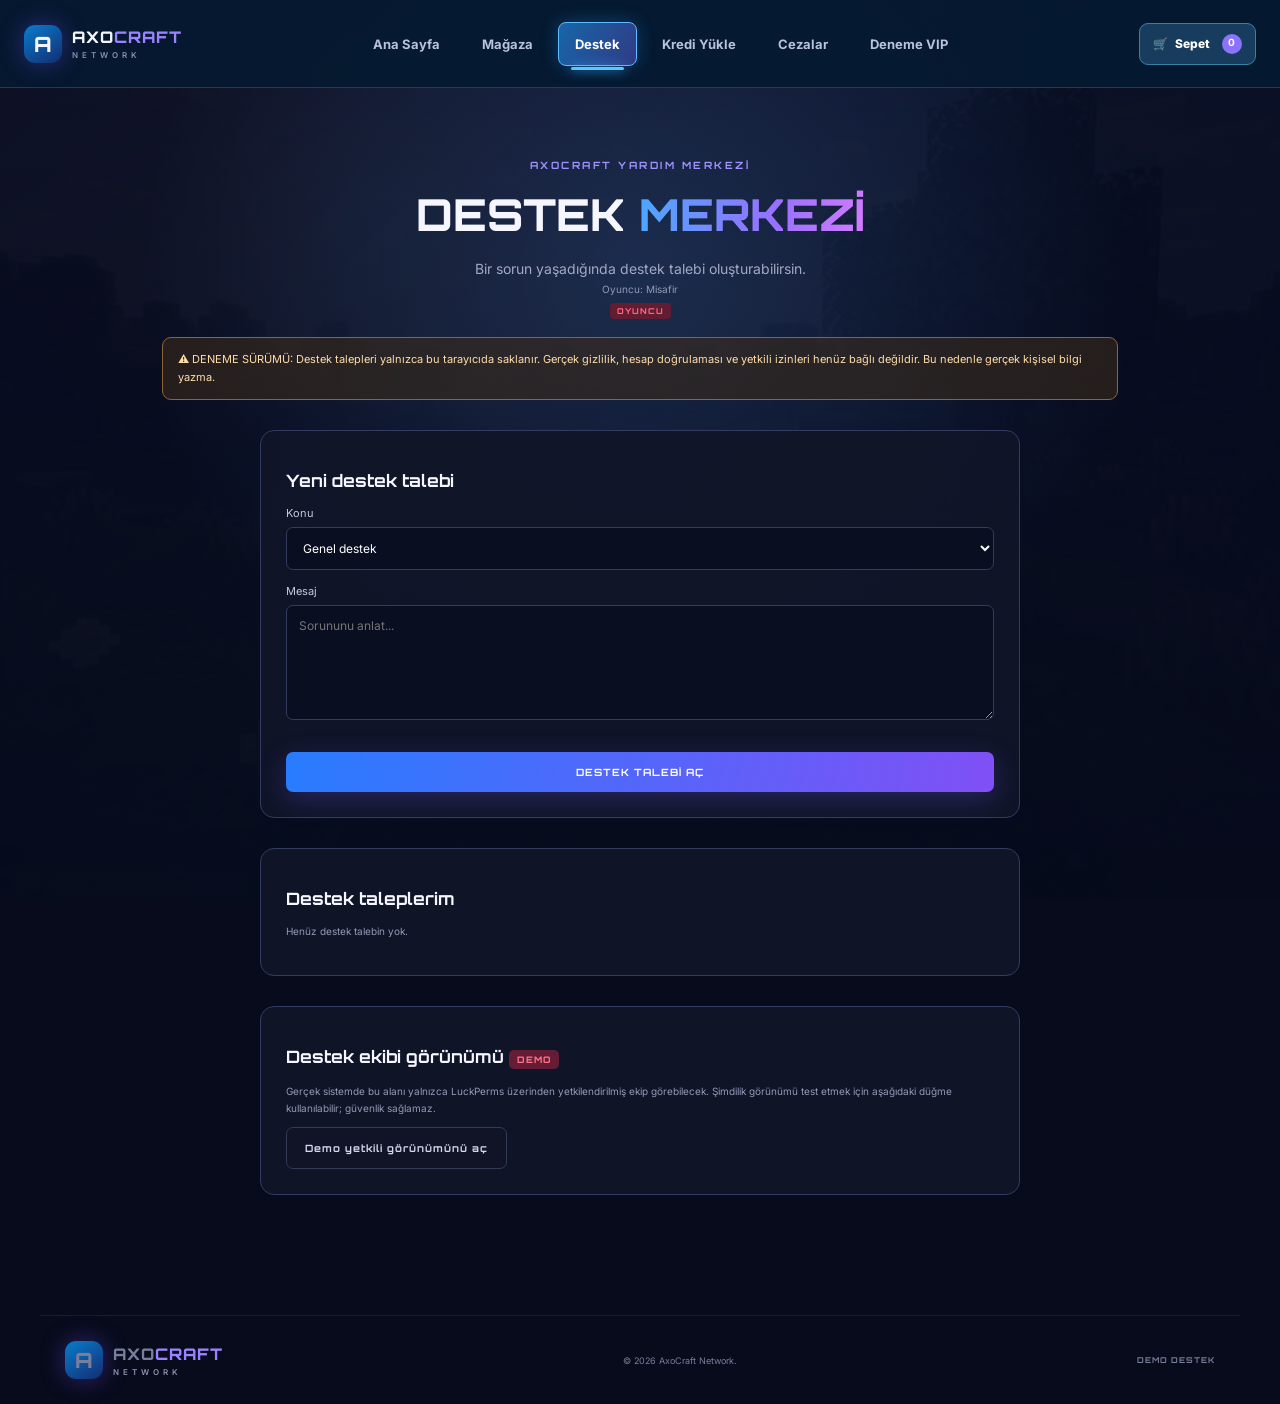
<file: support.html>
<!doctype html>
<html lang="tr"><head><meta charset="utf-8"><meta name="viewport" content="width=device-width,initial-scale=1"><meta name="theme-color" content="#080b1b"><title>AxoCraft • Destek</title><link href="https://fonts.googleapis.com/css2?family=Orbitron:wght@500;600;700;800&family=Inter:wght@400;500;600;700;800&display=swap" rel="stylesheet"><link rel="stylesheet" href="style.css?v=20261124-2"></head><body>
<div class="bg-scene"></div><div class="bg-shade"></div>
<header class="topbar"><a class="brand" href="index.html"><span class="brand-mark">A</span><span>AXO<span class="accent">CRAFT</span><small>NETWORK</small></span></a><nav class="main-nav"><a class="nav-tab" href="index.html">Ana Sayfa</a><a class="nav-tab" href="magaza.html">Mağaza</a><a class="nav-tab active" href="support.html">Destek</a><a class="nav-tab" href="kredi.html">Kredi Yükle</a><a class="nav-tab" href="cezalar.html">Cezalar</a><a class="nav-tab" href="deneme-vip.html">Deneme VIP</a></nav><div class="nav-actions"><a class="cart-button" id="headerCart" href="magaza.html#sepet">🛒 <span>Sepet</span><b id="headerCartCount" class="cart-count">0</b></a></div></header>
<main class="support-page"><div class="section-heading"><span class="eyebrow">AXOCRAFT YARDIM MERKEZİ</span><h2>DESTEK <span class="gradient">MERKEZİ</span></h2><p>Bir sorun yaşadığında destek talebi oluşturabilirsin.</p><div id="supportPlayer" class="ticket-meta"></div><span id="supportRank" class="red-rank">OYUNCU</span></div>
<div class="demo-warning">⚠️ DENEME SÜRÜMÜ: Destek talepleri yalnızca bu tarayıcıda saklanır. Gerçek gizlilik, hesap doğrulaması ve yetkili izinleri henüz bağlı değildir. Bu nedenle gerçek kişisel bilgi yazma.</div>
<section class="page-panel"><h2 style="font:700 17px Orbitron">Yeni destek talebi</h2><form id="ticketForm" class="demo-form"><label>Konu<select id="ticketTopic"><option>Genel destek</option><option>Ödeme ve mağaza</option><option>Oyun içi sorun</option><option>Hata bildirimi</option><option>Oyuncu şikâyeti</option></select></label><label>Mesaj<textarea id="ticketMessage" minlength="10" maxlength="1000" required placeholder="Sorununu anlat..."></textarea></label><button class="primary full" type="submit">DESTEK TALEBİ AÇ</button></form></section>
<section class="page-panel"><h2 style="font:700 17px Orbitron">Destek taleplerim</h2><div id="myTickets"></div></section>
<section class="page-panel"><h2 style="font:700 17px Orbitron">Destek ekibi görünümü <span class="demo-tag">DEMO</span></h2><p class="ticket-meta">Gerçek sistemde bu alanı yalnızca LuckPerms üzerinden yetkilendirilmiş ekip görebilecek. Şimdilik görünümü test etmek için aşağıdaki düğme kullanılabilir; güvenlik sağlamaz.</p><button id="staffToggle" class="secondary">Demo yetkili görünümünü aç</button><div id="staffPanel" class="hidden"><div id="allTickets"></div></div></section></main>
<footer><a class="brand" href="index.html"><span class="brand-mark">A</span><span>AXO<span class="accent">CRAFT</span><small>NETWORK</small></span></a><span>© 2026 AxoCraft Network.</span><span class="footer-note">DEMO DESTEK</span></footer>
<div class="toast" id="toast"></div>
<script>
const $=id=>document.getElementById(id);const player=localStorage.getItem("axo_demo_player")||"Misafir";$("supportPlayer").textContent="Oyuncu: "+player;$("supportRank").textContent="OYUNCU";
const key="axo_demo_tickets";const getTickets=()=>JSON.parse(localStorage.getItem(key)||"[]");const safe=s=>String(s).replace(/[&<>"']/g,c=>({"&":"&amp;","<":"&lt;",">":"&gt;",'"':"&quot;","'":"&#39;"}[c]));
function draw(){const all=getTickets();const mine=all.filter(t=>t.owner===player);$("myTickets").innerHTML=mine.length?mine.map(t=>'<article class="ticket-card"><h3>'+safe(t.topic)+'</h3><div class="ticket-meta">Talep #'+t.id+' • '+safe(t.date)+' • Durum: '+safe(t.status)+'</div><p>'+safe(t.message)+'</p>'+(t.reply?'<div class="ticket-reply">Yetkili yanıtı: '+safe(t.reply)+'</div>':'')+'</article>').join(""):'<p class="ticket-meta">Henüz destek talebin yok.</p>';$("allTickets").innerHTML=all.length?all.map(t=>'<article class="ticket-card"><h3>'+safe(t.topic)+' — '+safe(t.owner)+'</h3><div class="ticket-meta">Talep #'+t.id+' • '+safe(t.date)+' • '+safe(t.status)+'</div><p>'+safe(t.message)+'</p><textarea id="reply-'+t.id+'" class="demo-form" placeholder="Demo yanıtı yaz...">'+safe(t.reply||"")+'</textarea><button class="primary" onclick="replyTicket('+t.id+')">Yanıtı kaydet</button></article>').join(""):'<p class="ticket-meta">Henüz açılmış talep yok.</p>'}
$("ticketForm").onsubmit=e=>{e.preventDefault();const message=$("ticketMessage").value.trim();if(message.length<10)return;const a=getTickets();a.unshift({id:Date.now(),owner:player,topic:$("ticketTopic").value,message,date:new Date().toLocaleString("tr-TR"),status:"Açık",reply:""});localStorage.setItem(key,JSON.stringify(a));$("ticketForm").reset();draw();$("toast").textContent="Demo destek talebin oluşturuldu.";$("toast").classList.add("show");};
$("staffToggle").onclick=()=>{$("staffPanel").classList.toggle("hidden");$("staffToggle").textContent=$("staffPanel").classList.contains("hidden")?"Demo yetkili görünümünü aç":"Demo yetkili görünümünü kapat";};
window.replyTicket=id=>{const a=getTickets();const t=a.find(x=>x.id===id);if(!t)return;t.reply=$("reply-"+id).value.trim();t.status=t.reply?"Yanıtlandı":"Açık";localStorage.setItem(key,JSON.stringify(a));draw();};draw();
</script><script>let n=0;try{n=JSON.parse(localStorage.getItem("axo_demo_cart")||"[]").reduce((s,p)=>s+(Number(p.qty)||1),0)}catch(e){}const b=document.getElementById("headerCartCount");if(b){b.textContent=n;b.classList.toggle("has-items",n>0)}</script></body></html>
</file>
<file: style.css>
*{box-sizing:border-box}html{scroll-behavior:smooth}body{margin:0;background:#080b1b;color:#f5f6ff;font-family:Inter,Arial,sans-serif;overflow-x:hidden}a{color:inherit;text-decoration:none}.bg-scene{position:fixed;inset:0;z-index:-3;background-image:url('assets/axocraft-background.jpg');background-size:cover;background-position:center;background-repeat:no-repeat;background-attachment:fixed}.bg-scene:before{content:"";position:absolute;inset:0;background-image:linear-gradient(135deg,transparent 24%,#4c4aff0b 25%,#4c4aff0b 50%,transparent 51%),linear-gradient(45deg,transparent 24%,#55aaff0b 25%,#55aaff0b 50%,transparent 51%);background-size:76px 76px;mask-image:linear-gradient(#000,transparent 85%)}.bg-shade{position:fixed;inset:0;z-index:-2;background:linear-gradient(90deg,#080b1b55,#080b1b25 55%,#080b1b45)}.topbar{height:78px;max-width:1200px;margin:auto;padding:0 25px;display:flex;align-items:center;justify-content:space-between;border-bottom:1px solid #ffffff14;gap:18px}.brand{display:flex;align-items:center;gap:10px;font:800 16px Orbitron;letter-spacing:1px;white-space:nowrap}.brand-mark{width:38px;height:38px;border-radius:11px;display:grid;place-items:center;background:linear-gradient(135deg,#287cff,#963cff);box-shadow:0 0 25px #684cff66;font-size:21px}.accent{color:#9a83ff}.brand small{display:block;font:600 8px Inter;letter-spacing:4px;color:#8c91ac;margin-top:3px}.topbar nav{display:flex;gap:27px;color:#a9aec8;font-size:12px}.topbar nav a:hover{color:white}.nav-actions{display:flex;align-items:center;gap:8px}.nav-actions button{border:1px solid #4a4c78;background:#11152b;color:#e9eaff;padding:10px 13px;border-radius:8px;font-size:11px;cursor:pointer}.nav-actions .nav-register{background:linear-gradient(105deg,#287cff,#8050f5);border:0}.nav-actions .cart-button{border-color:#39365f}.cart-button b{background:#8b72ff;border-radius:20px;padding:2px 6px;margin-left:5px}.menu{display:none;background:none;color:white;border:0;font-size:24px}.hero{max-width:1200px;margin:auto;padding:80px 25px 65px;min-height:500px;display:grid;grid-template-columns:1.05fr .95fr;align-items:center}.eyebrow{font:700 10px Orbitron;letter-spacing:2.5px;color:#a092ff}.eyebrow i{display:inline-block;width:7px;height:7px;background:#50e4c2;border-radius:50%;margin-right:9px;box-shadow:0 0 12px #50e4c2}.hero h1{font:800 clamp(43px,6vw,75px)/1.06 Orbitron;letter-spacing:-3px;margin:22px 0}.gradient{background:linear-gradient(100deg,#4aa9ff,#9870ff 60%,#d27cff);-webkit-background-clip:text;background-clip:text;color:transparent}.hero-copy>p,.section-heading p,.join p{color:#a3a8c2;line-height:1.8;font-size:14px;max-width:480px}.hero-actions{display:flex;gap:12px;margin:28px 0 22px;flex-wrap:wrap}.primary,.secondary{border:0;border-radius:7px;padding:14px 18px;font:700 10px Orbitron;letter-spacing:1px;cursor:pointer}.primary{color:white;background:linear-gradient(105deg,#287cff,#8050f5);box-shadow:0 8px 28px #5b50ef45}.secondary{display:inline-block;border:1px solid #343956;color:#d5d8ed;background:#111426}.ip-line{display:flex;align-items:center;gap:10px;color:#d9dcf3;font:600 11px monospace}.pulse,.status-dot{width:7px;height:7px;border-radius:50%;background:#4ee1b0;box-shadow:0 0 12px #4ee1b0}.tiny{font:700 8px Inter;color:#777f9f;letter-spacing:1px;margin-left:8px}.hero-art{height:350px;position:relative;display:grid;place-items:center;overflow:hidden}.portal{width:210px;height:260px;border:13px solid #4035a0;border-radius:48% 48% 12px 12px;background:radial-gradient(ellipse,#ef80ff 0%,#7a35e9 30%,#191b60 72%);box-shadow:0 0 35px #7e4aff,0 0 100px #793fff88,inset 0 0 25px #b9a0ff;transform:perspective(500px) rotateY(-14deg);animation:portalGlow 4s infinite alternate}.portal:after{content:"";position:absolute;inset:22px;border:2px solid #d6a2ff88;border-radius:50% 50% 8px 8px}.pixel-tower{position:absolute;bottom:35px;width:100%;height:75px;background:linear-gradient(90deg,transparent 0 8%,#182653 8% 22%,#2b286a 22% 28%,transparent 28% 66%,#24234f 66% 83%,transparent 83%);clip-path:polygon(0 55%,12% 55%,12% 15%,20% 15%,20% 55%,30% 55%,30% 35%,42% 35%,42% 55%,57% 55%,57% 0,67% 0,67% 55%,82% 55%,82% 20%,91% 20%,91% 55%,100% 55%,100% 100%,0 100%)}.floating-block{position:absolute;width:42px;height:42px;background:linear-gradient(135deg,#6b65ff,#242a70);box-shadow:0 0 25px #6155ff88;transform:rotate(25deg);image-rendering:pixelated}.block-a{top:45px;left:18%}.block-b{bottom:65px;right:15%;width:25px;height:25px;background:linear-gradient(135deg,#5bc8ff,#2253a0)}.art-caption{position:absolute;bottom:4px;font:700 9px Orbitron;letter-spacing:4px;color:#858bb3}@keyframes portalGlow{to{filter:hue-rotate(18deg) brightness(1.2);box-shadow:0 0 55px #b14aff,0 0 120px #793fffaa}}.status-wrap{max-width:1140px;margin:0 auto;padding:0 25px}.status-card{display:flex;align-items:center;gap:45px;padding:20px 25px;background:#111629ed;border:1px solid #292f50;border-radius:12px}.status-left{display:flex;align-items:center;gap:13px;flex:1}.status-left b,.status-stat b{display:block;font-size:13px}.status-left small,.status-stat small{display:block;color:#737b9d;font-size:8px;letter-spacing:1.4px;margin-top:6px}.status-stat b{font:700 18px Orbitron}.refresh{background:#1b2040;color:#b8b2ff;border:1px solid #34365d;border-radius:7px;padding:8px 12px;font-size:18px;cursor:pointer}.section{max-width:1200px;margin:0 auto;padding:90px 25px}.section-heading{text-align:center}.section-heading h2,.feature-band h2,.join h2{font:800 clamp(29px,4vw,44px) Orbitron;margin:14px 0}.section-heading p{margin:0 auto}.mode-grid{display:grid;grid-template-columns:repeat(3,1fr);gap:17px;margin-top:40px}.mode-card{padding:25px;background:linear-gradient(145deg,#141a32ed,#101426ed);border:1px solid #292f4d;border-radius:12px;min-height:215px}.mode-card.featured{border-color:#6551c9;box-shadow:0 0 35px #654cff18}.mode-icon{font-size:27px;margin-bottom:18px}.tag,.product-type{font:700 8px Orbitron;letter-spacing:2px;color:#9a8cff}.mode-card h3,.product-card h3{font:700 18px Orbitron;margin:10px 0}.mode-card p,.product-card p{color:#9299b7;font-size:12px;line-height:1.7}.store{padding-top:75px}.store-tabs{display:flex;justify-content:center;gap:9px;flex-wrap:wrap;margin:30px 0}.store-tab{background:#12172d;border:1px solid #303657;color:#b9bfd9;border-radius:20px;padding:10px 17px;font-size:11px;cursor:pointer}.store-tab.active{background:#4d3e9b;border-color:#8a76ff;color:#fff}.product-grid{display:grid;grid-template-columns:repeat(3,1fr);gap:17px}.product-card{overflow:hidden;border:1px solid #2b3152;border-radius:13px;background:#111629f2;transition:.2s}.product-card:hover{transform:translateY(-4px);border-color:#7865e6}.product-card.hidden{display:none}.product-art{height:155px;display:grid;place-items:center;font-size:55px;position:relative;background:radial-gradient(circle at 50% 50%,#6650bf88,transparent 55%),linear-gradient(135deg,#19274d,#241944)}.product-art span{position:absolute;top:13px;right:13px;background:#080b1bdc;border:1px solid #5b4eaa;border-radius:20px;padding:6px 9px;font:700 8px Orbitron;color:#c5baff}.vip-art{background:radial-gradient(circle,#357bdc88,transparent 55%),linear-gradient(135deg,#112c4d,#241944)}.credit-art{background:radial-gradient(circle,#a8793188,transparent 55%),linear-gradient(135deg,#29294a,#17233e)}.key-art{background:radial-gradient(circle,#8d50b588,transparent 55%),linear-gradient(135deg,#24183f,#142445)}.cosmetic-art{background:radial-gradient(circle,#3984d888,transparent 55%),linear-gradient(135deg,#142a4b,#291940)}.product-info{padding:18px}.product-info h3{font-size:16px}.product-info p{min-height:36px}.product-bottom{display:flex;align-items:center;justify-content:space-between;gap:8px;margin-top:17px}.product-bottom>b{font:700 16px Orbitron;color:#fff}.add-cart{border:1px solid #6556bc;background:#29224e;color:#eeeaff;border-radius:7px;padding:9px 10px;font-size:10px;cursor:pointer}.add-cart:hover{background:#5140a0}.store-note{text-align:center;color:#7882a3;font-size:10px;line-height:1.6;margin:25px auto 0;max-width:700px}.feature-band{padding:65px max(25px,calc((100% - 1140px)/2));background:linear-gradient(100deg,#11152bee,#171332ed);border-top:1px solid #27284c;border-bottom:1px solid #27284c;display:grid;grid-template-columns:1fr 1fr;gap:45px;align-items:center}.feature-list>div{display:flex;gap:22px;padding:16px 0;border-bottom:1px solid #ffffff12}.feature-list b{font:700 13px Orbitron;color:#8d7bff}.feature-list strong,.feature-list small{display:block}.feature-list strong{font-size:13px}.feature-list small{font-size:11px;color:#858ca9;margin-top:5px}.join{text-align:center;padding:75px 20px 90px;background:radial-gradient(ellipse at center,#29205b66,transparent 65%);border-top:1px solid #ffffff10}.join .primary{margin-top:15px}footer{max-width:1200px;margin:auto;padding:25px;color:#777f9c;font-size:9px;display:flex;align-items:center;justify-content:space-between;border-top:1px solid #ffffff12}.footer-note{font:700 8px Orbitron;letter-spacing:1px}.toast{position:fixed;bottom:22px;left:50%;transform:translate(-50%,20px);opacity:0;background:#25234c;border:1px solid #7868e8;padding:12px 18px;border-radius:8px;font-size:12px;transition:.25s;pointer-events:none;z-index:30}.toast.show{opacity:1;transform:translate(-50%,0)}.modal-backdrop,.drawer-backdrop{position:fixed;inset:0;background:#030510d9;backdrop-filter:blur(8px);z-index:40;display:none;align-items:center;justify-content:center;padding:18px}.modal-backdrop.open,.drawer-backdrop.open{display:flex}.modal{position:relative;width:min(100%,420px);padding:30px;background:#12172c;border:1px solid #51458b;border-radius:15px;box-shadow:0 20px 90px #0009}.modal h2,.cart-drawer h2{font:800 25px Orbitron;margin:13px 0}.modal-help{font-size:11px;color:#9aa2bf;line-height:1.6}.modal-close{position:absolute;right:16px;top:12px;border:0;background:none;color:#c9c8e9;font-size:27px;cursor:pointer}.modal label,.checkout-label{display:block;color:#b9bfd9;font-size:11px;margin:14px 0 7px}.modal input,.cart-drawer input{width:100%;padding:12px;background:#090e20;border:1px solid #343b61;border-radius:7px;color:#fff;outline:none}.modal input:focus,.cart-drawer input:focus{border-color:#8b72ff}.full{width:100%;margin-top:18px}.switch-auth{display:block;margin:17px auto 0;border:0;background:none;color:#b5a6ff;font-size:11px;cursor:pointer}.hidden{display:none!important}.drawer-backdrop{justify-content:flex-end;padding:0}.cart-drawer{position:relative;height:100%;width:min(100%,420px);background:#11162b;border-left:1px solid #464078;padding:30px 23px;overflow:auto}.cart-drawer h2{margin-bottom:25px}.cart-items{display:grid;gap:12px}.cart-row{display:flex;align-items:center;gap:12px;padding:12px;background:#1a2039;border:1px solid #30395d;border-radius:9px}.cart-row .emoji{font-size:25px}.cart-row .item-name{flex:1;font-size:12px}.cart-row .item-name small{display:block;color:#929ab8;margin-top:5px}.remove-item{border:0;background:none;color:#ff8b9c;font-size:18px;cursor:pointer}.empty-cart{color:#939ab6;font-size:12px}.cart-summary{display:flex;justify-content:space-between;border-top:1px solid #343a5b;margin-top:25px;padding-top:18px;font-size:13px}.cart-summary b{font:700 17px Orbitron}.cart-drawer .modal-help{margin-top:12px}.checkout-label{margin-top:25px}@media(max-width:800px){.topbar nav{display:none}.topbar{height:auto;min-height:72px;flex-wrap:wrap;padding:12px 17px}.nav-actions{gap:5px}.nav-actions button{padding:9px 8px;font-size:10px}.hero{padding:45px 20px 45px;grid-template-columns:1fr}.hero-art{height:240px;grid-row:1}.hero-copy{grid-row:2}.hero h1{font-size:48px}.portal{transform:scale(.78);height:230px}.status-card{gap:15px;padding:17px;flex-wrap:wrap}.status-left{flex-basis:100%}.status-stat{flex:1}.section{padding:65px 18px}.mode-grid,.product-grid{grid-template-columns:1fr 1fr}.feature-band{grid-template-columns:1fr;padding:55px 20px;gap:20px}footer{padding:22px;flex-wrap:wrap;gap:15px}}@media(max-width:480px){.brand{font-size:13px}.brand-mark{width:33px;height:33px}.nav-actions button{padding:8px 7px}.nav-actions .nav-login{display:none}.hero h1{font-size:43px}.mode-grid,.product-grid{grid-template-columns:1fr}.product-art{height:135px}.product-info p{min-height:0}.product-bottom>b{font-size:14px}.add-cart{font-size:9px}.footer-note{display:none}}
/* AxoCraft account, chest, support and clearer backdrop */
.bg-scene{filter:none!important;opacity:1!important;background-position:center center;background-size:cover}
.bg-shade{background:linear-gradient(180deg,#06091a30,#070a1c55 65%,#080b1b88)!important}
.hero-art.eagle-art{overflow:visible;isolation:isolate}
.eagle-glow{position:absolute;width:270px;height:240px;border-radius:50%;background:radial-gradient(ellipse,#6d4cff88 0%,#168bff33 48%,transparent 72%);filter:blur(12px);z-index:-1}
.eagle-emoji{font-size:clamp(145px,24vw,260px);line-height:1;filter:drop-shadow(0 12px 0 #17215d) drop-shadow(0 0 18px #5c9dff) drop-shadow(0 0 40px #863fff);transform:translateY(-8px);animation:eagleFloat 4s ease-in-out infinite}
@keyframes eagleFloat{50%{transform:translateY(-20px) scale(1.035)}}
.account-chip{display:flex!important;align-items:center;gap:7px}.account-chip small{color:#9d8aff;font-size:8px}.account-menu{position:absolute;right:max(20px,calc((100vw - 1150px)/2));top:67px;z-index:25;width:205px;padding:12px;background:#11172eee;border:1px solid #51478a;border-radius:12px;box-shadow:0 16px 45px #0009}.account-head{padding:9px 8px 13px;border-bottom:1px solid #ffffff18;margin-bottom:7px}.account-head b,.account-head small{display:block}.account-head small{color:#a092ff;font-size:9px;margin-top:4px}.account-menu button{display:block;width:100%;text-align:left;padding:11px 9px;border:0;background:transparent;color:#dce0f7;border-radius:6px;font-size:11px;cursor:pointer}.account-menu button:hover{background:#29264f}.credit-banner{display:flex;justify-content:space-between;align-items:center;gap:18px;padding:22px 25px;margin:30px 0 12px;border:1px solid #51478a;border-radius:12px;background:linear-gradient(110deg,#142b50ed,#2b1b52ed)}.credit-banner h3{font:700 19px Orbitron;margin:8px 0}.credit-banner p{color:#aab2d1;font-size:11px;margin:0}.support-form{max-width:560px;margin:35px auto 0;padding:25px;background:#111629f2;border:1px solid #303657;border-radius:12px}.support-form label{display:block;color:#c2c7df;font-size:11px;margin:12px 0}.support-form select,.support-form textarea{display:block;width:100%;margin-top:8px;padding:12px;background:#090e20;border:1px solid #343b61;border-radius:7px;color:white;font:12px Inter}.support-form textarea{min-height:120px;resize:vertical}.support-form>small{display:block;color:#838ba9;font-size:9px;line-height:1.5;margin-top:12px}.chest-items{margin-top:20px}.chest-empty{display:grid;justify-items:center;gap:10px;padding:28px 12px;background:#0a1023;border:1px dashed #45416e;border-radius:10px;font-size:35px}.chest-empty b{font:700 13px Orbitron}.chest-empty small{font-size:10px;color:#929ab8;text-align:center}.cart-button b{display:inline-block}.modal-backdrop{backdrop-filter:none!important;background:#02040bdc!important}
@media(max-width:800px){.account-menu{right:14px;top:65px}.credit-banner{align-items:flex-start;flex-direction:column}.nav-actions{position:relative}}

@media(min-width:801px){
.hero{display:block;position:relative;min-height:545px;padding-top:65px;padding-bottom:55px}
.hero-copy{position:relative;z-index:2;text-align:center;max-width:760px;margin:0 auto}
.hero-copy>p{margin:0 auto;max-width:560px}
.hero-actions,.ip-line{justify-content:center}
.hero-art.eagle-art{position:absolute;inset:5px 0 0;height:100%;width:100%;z-index:1;opacity:.52;pointer-events:none}
.eagle-emoji{font-size:330px;opacity:.82}
.eagle-glow{width:430px;height:330px}
.hero-copy .eyebrow{display:inline-block}
}

/* Requested AxoCraft navigation and background treatment */
.bg-scene{background-image:url("assets/axocraft-background.jpg")!important;background-size:cover!important;background-position:center!important;filter:none!important;opacity:1!important}
.bg-scene:after{content:"";position:absolute;inset:0;background:rgba(5,9,24,.85)}
.bg-shade{background:linear-gradient(180deg,#070a1b22,#070a1b44 65%,#080b1b77)!important}
.topbar{gap:18px}
.main-nav{display:flex;align-items:center;gap:7px;flex-wrap:nowrap}
.main-nav .nav-tab{display:inline-flex;align-items:center;justify-content:center;white-space:nowrap;padding:11px 14px;border:1px solid transparent;border-radius:8px;color:#b9c1df;font-size:11px;font-weight:700;transition:.2s}
.main-nav .nav-tab:hover{color:#fff;background:#17254a}
.main-nav .nav-tab.active{color:#fff;background:linear-gradient(110deg,#087dff33,#8a39ff33);border:1px solid #328cff88;box-shadow:0 0 18px #167dff22;position:relative}
.main-nav .nav-tab.active:after{content:"";position:absolute;left:12px;right:12px;bottom:-5px;height:3px;border-radius:5px;background:linear-gradient(90deg,#08baff,#7b55ff);box-shadow:0 0 10px #168cff}
.hero{display:block;position:relative;min-height:530px;padding:70px 0 60px}
.hero-copy{position:relative;z-index:2;max-width:560px;text-align:left}
.hero-copy>p{margin-left:0}
.hero-actions,.ip-line{justify-content:flex-start}
.hero-art.eagle-art{position:absolute;right:1%;top:8px;width:47%;height:460px;z-index:1;opacity:.98;pointer-events:none}
.eagle-emoji{font-size:clamp(190px,27vw,340px);filter:drop-shadow(0 0 18px #169fff) drop-shadow(0 0 40px #642dff)}
.punishments-section{padding-top:70px;padding-bottom:55px}
.punishment-search{max-width:600px;margin:28px auto 0;display:flex;gap:10px}
.punishment-search input{flex:1;min-width:0;background:#0a1024;border:1px solid #39446e;border-radius:8px;padding:14px;color:white}
.punishment-result{max-width:600px;margin:15px auto;padding:25px;border:1px solid #343d66;border-radius:12px;background:#11172cdd;display:grid;justify-items:center;gap:9px;text-align:center}
.punishment-result>span{font-size:30px}.punishment-result b{font:700 12px Orbitron}.punishment-result small{color:#9da6c4;font-size:10px}
@media(max-width:950px){.topbar{flex-wrap:wrap}.main-nav{order:3;width:100%;overflow-x:auto;justify-content:flex-start;padding:4px 0 8px}.main-nav .nav-tab{padding:9px 11px}.hero{min-height:460px}.hero-art.eagle-art{right:-8%;width:52%;top:65px}.hero-copy{max-width:52%}}
@media(max-width:600px){.hero{min-height:490px;padding-top:40px}.hero-copy{max-width:100%}.hero-art.eagle-art{position:relative;right:auto;top:auto;width:100%;height:200px;margin-top:5px}.eagle-emoji{font-size:170px}.punishment-search{flex-direction:column}}

/* Real uploaded AxoCraft artwork */
.bg-scene{background-image:url("Minecraft%20Landscape.jpeg?v=20261123-4")!important;background-size:cover!important;background-position:center 54%!important;opacity:.60!important;filter:none!important}
.bg-scene:after{display:none!important}
.bg-shade{background:linear-gradient(180deg,rgba(5,8,22,.18),rgba(5,8,22,.28) 65%,rgba(5,8,22,.40))!important}
.hero{display:flex!important;align-items:center;justify-content:flex-end!important;min-height:570px!important;padding:55px 2% 55px 0!important}
.hero-copy{order:2!important;margin:0 0 0 auto!important;max-width:540px!important;text-align:right!important;z-index:3!important}
.hero-copy>p{margin-left:auto!important;margin-right:0!important}
.hero-actions,.ip-line{justify-content:flex-end!important}
.hero-art.eagle-art{order:1!important;position:absolute!important;left:0!important;right:auto!important;top:50%!important;transform:translateY(-50%)!important;width:55%!important;height:100%!important;display:flex!important;align-items:center!important;justify-content:center!important;opacity:1!important;z-index:1!important}
.eagle-image{display:block;width:min(100%,590px);max-height:520px;object-fit:contain;filter:drop-shadow(0 0 18px #159dff) drop-shadow(0 0 42px #692aff);animation:eagleFloat 5s ease-in-out infinite}
.eagle-emoji,.art-caption{display:none!important}
@media(max-width:800px){.hero{min-height:unset!important;display:flex!important;flex-direction:column!important;padding:35px 0!important;gap:0!important}.hero-copy{order:1!important;max-width:100%!important;text-align:right!important;margin:0!important}.hero-art.eagle-art{position:relative!important;order:2!important;left:auto!important;top:auto!important;transform:none!important;width:100%!important;height:230px!important}.eagle-image{max-height:240px;width:100%}.hero-copy>p{margin-left:auto!important}.hero-actions,.ip-line{justify-content:flex-end!important}}

.store-empty{max-width:680px;margin:38px auto 0;padding:48px 24px;text-align:center;border:1px dashed #514b83;border-radius:14px;background:#10162bd9}.store-empty-icon{font-size:42px;color:#9b82ff}.store-empty h3{font:700 18px Orbitron;margin:14px 0 8px}.store-empty p{color:#9da6c4;font-size:12px;line-height:1.7;margin:0}

/* Final background clarity and brightness adjustment */
.bg-scene{filter:brightness(.95) blur(0)!important;opacity:.60!important;background-size:cover!important;background-repeat:no-repeat!important;image-rendering:auto!important;backdrop-filter:none!important}
.bg-scene:after{display:none!important;filter:none!important}

/* AxoCraft homepage: only modes, announcements and server IP */
.bg-scene{opacity:.55!important;filter:brightness(.95) blur(0)!important;background-repeat:no-repeat!important;background-size:cover!important;backdrop-filter:none!important}
.bg-scene:after{display:none!important}
#status-wrap,.status-wrap,#magaza,#ozellikler,#cezalar,#destek,.join{display:none!important}
.announcements{padding-top:48px;padding-bottom:90px}
.announcement-empty{max-width:680px;margin:32px auto 0;padding:35px 22px;display:grid;justify-items:center;gap:10px;text-align:center;border:1px dashed #514b83;border-radius:14px;background:#10162bd9}
.announcement-empty span{font-size:34px}.announcement-empty b{font:700 14px Orbitron}.announcement-empty small{font-size:11px;color:#9da6c4}
#openCart{display:none!important}


/* Demo support + chest navigation */
.chest-nav{display:inline-flex;align-items:center;gap:7px;padding:10px 13px;border:1px solid #51478a;border-radius:8px;background:linear-gradient(110deg,#182c51,#29194b);color:#f2efff;font-size:11px;font-weight:800;white-space:nowrap;box-shadow:0 0 16px #654cff20}
.chest-nav:hover{border-color:#927cff;background:#292052}
.support-page,.chest-page{max-width:1000px;margin:0 auto;padding:65px 22px 90px;min-height:70vh}
.page-panel{max-width:760px;margin:30px auto;padding:25px;background:#111629f2;border:1px solid #343b61;border-radius:14px}
.demo-warning{margin:18px auto;padding:13px 15px;border:1px solid #8b6538;background:#392b1b99;color:#ffdda9;border-radius:9px;font-size:11px;line-height:1.6}
.demo-form label{display:block;margin:14px 0;color:#c4c9e0;font-size:11px}
.demo-form input,.demo-form select,.demo-form textarea,.quantity-input{display:block;width:100%;margin-top:7px;padding:12px;background:#090e20;border:1px solid #343b61;border-radius:7px;color:#fff;font:12px Inter}
.demo-form textarea{min-height:115px;resize:vertical}
.ticket-card,.chest-item{padding:16px;margin:12px 0;background:#0b1125;border:1px solid #343b61;border-radius:10px}
.ticket-card h3,.chest-item h3{margin:0 0 8px;font:700 13px Orbitron}
.ticket-meta{font-size:10px;color:#929ab8;line-height:1.7}
.red-rank{display:inline-block;margin-top:5px;padding:3px 7px;border-radius:4px;background:#631d32;color:#ff667e;font:800 8px Orbitron;letter-spacing:1px}
.demo-tag{display:inline-block;padding:4px 8px;border-radius:5px;background:#641d35;color:#ff7188;font:800 9px Orbitron;letter-spacing:1px}
.ticket-reply{margin-top:12px;padding:10px;border-left:2px solid #8b72ff;background:#171632;color:#d9d5ff;font-size:11px}
.chest-empty-large{min-height:260px;display:grid;place-content:center;justify-items:center;gap:12px;text-align:center;background:linear-gradient(145deg,#111a34,#15102b);border:1px dashed #61539c;border-radius:15px}
.chest-illustration{font-size:72px;filter:drop-shadow(0 0 20px #7657ff)}
.chest-empty-large b{font:700 15px Orbitron}.chest-empty-large small{color:#9da6c4;font-size:11px}
.chest-actions{display:flex;gap:9px;flex-wrap:wrap;margin-top:14px}
.chest-actions button{border:1px solid #6657aa;background:#211d43;color:#eeeaff;border-radius:7px;padding:10px 13px;font-size:10px;font-weight:700}
.chest-actions button.primary{background:linear-gradient(105deg,#287cff,#8050f5);border:0}
@media(max-width:600px){.chest-nav{padding:8px}.chest-nav span{display:none}.support-page,.chest-page{padding:42px 15px 65px}.page-panel{padding:18px}}


/* Demo store */
.store-page{max-width:1120px;margin:0 auto;padding:55px 22px 90px;min-height:75vh}
.store-toolbar{display:flex;align-items:center;justify-content:space-between;gap:14px;flex-wrap:wrap;margin:30px 0 18px}
.store-products{display:grid;grid-template-columns:repeat(3,minmax(0,1fr));gap:18px}
.demo-product{overflow:hidden;border:1px solid #30395d;border-radius:14px;background:linear-gradient(145deg,#151b34f5,#101426f5)}
.demo-product-art{height:150px;display:grid;place-items:center;font-size:55px;background:radial-gradient(circle,#6851c477,transparent 60%),linear-gradient(135deg,#172a4b,#25183f)}
.demo-product-body{padding:18px}
.demo-product-body h3{font:700 16px Orbitron;margin:7px 0}
.demo-product-body p{min-height:35px;color:#9da6c4;font-size:11px;line-height:1.6}
.demo-price{font:700 17px Orbitron;margin:12px 0;color:#fff}
.demo-product button{width:100%}
.demo-cart{max-width:800px;margin:35px auto 0;padding:22px;border:1px solid #4b447c;border-radius:14px;background:#10162beF}
.demo-cart-row{display:flex;align-items:center;justify-content:space-between;gap:12px;padding:12px 0;border-bottom:1px solid #ffffff14;font-size:12px}
.demo-cart-row button{border:0;background:none;color:#ff8195;font-size:18px}
.demo-cart-total{display:flex;justify-content:space-between;margin-top:18px;font:700 16px Orbitron}
.demo-checkout{max-width:800px;margin:14px auto;padding:20px;border:1px solid #30395d;border-radius:12px;background:#101629}
.demo-checkout label{display:block;color:#c4c9e0;font-size:11px;margin:10px 0}
.demo-checkout input{width:100%;padding:12px;background:#090e20;border:1px solid #343b61;border-radius:7px;color:white}
@media(max-width:760px){.store-products{grid-template-columns:1fr 1fr}}
@media(max-width:500px){.store-products{grid-template-columns:1fr}.store-page{padding:38px 15px 65px}}

/* AxoCraft 24.11.2026 layout update */
.bg-scene{opacity:.45}.single-mode{grid-template-columns:minmax(260px,520px);justify-content:center}.single-mode .mode-card{min-height:260px}.mode-play{display:inline-flex;margin-top:14px;text-decoration:none}.account-menu button{width:100%;text-align:left;margin-top:5px}.topbar .main-nav{margin-left:auto}.profile-layout{max-width:1100px;margin:55px auto;padding:0 22px;display:grid;grid-template-columns:245px 1fr;gap:22px}.profile-side,.profile-panel{background:linear-gradient(145deg,#111a33f2,#17132ff2);border:1px solid #494477;border-radius:16px;padding:22px}.profile-side h3{font:700 16px Orbitron;margin:0 0 18px}.profile-side button{display:block;width:100%;text-align:left;margin:6px 0;padding:13px;border:1px solid transparent;border-radius:9px;background:#ffffff08;color:#cbd0e8;cursor:pointer}.profile-side button.active,.profile-side button:hover{background:#6b5aff25;border-color:#7669d8;color:white}.profile-content h1{font:800 clamp(27px,4vw,38px) Orbitron;margin:0 0 8px}.profile-content>p{color:#aab1cc;font-size:13px;line-height:1.7}.profile-panel{margin-top:18px}.profile-panel h2{font:700 17px Orbitron;margin:0 0 18px}.profile-form{display:grid;grid-template-columns:1fr 1fr;gap:15px}.profile-form label{display:block;color:#c5cbe5;font-size:12px}.profile-form input{display:block;width:100%;margin-top:8px;padding:13px;background:#090e20;border:1px solid #454c78;border-radius:8px;color:white;outline:none}.profile-form input:focus{border-color:#8b72ff}.profile-form .full{grid-column:1/-1}.profile-note{padding:13px;border-radius:9px;background:#29213b;color:#d3c9ef;font-size:11px;line-height:1.7;margin:14px 0}.profile-actions{display:flex;gap:10px;flex-wrap:wrap}.profile-disabled{opacity:.55;cursor:not-allowed}.profile-hidden{display:none!important}.profile-badge{display:inline-block;padding:5px 9px;border-radius:20px;background:#5546a533;color:#c7bbff;font-size:10px;margin-left:8px}@media(max-width:700px){.profile-layout{grid-template-columns:1fr;margin:30px auto}.profile-side{display:flex;flex-wrap:wrap;gap:5px}.profile-side h3{width:100%}.profile-side button{width:auto;flex:1}.profile-form{grid-template-columns:1fr}}


/* LeraCraft-inspired AxoCraft homepage layout */
.topbar{max-width:100%;padding:0 max(24px,calc((100vw - 1450px)/2));height:88px;background:rgba(5,25,48,.92);border-bottom:1px solid #2c91d855;position:relative;z-index:20}.brand-mark{background:linear-gradient(145deg,#087dce,#142d70)}.main-nav{margin:0 auto!important;gap:8px!important}.main-nav .nav-tab{font-size:13px;padding:13px 16px}.main-nav .nav-tab.active{background:#15527c;border-color:#287bb0}.nav-actions{position:relative}.nav-actions .cart-button{display:flex;align-items:center;gap:7px;padding:10px 13px;border-radius:9px;background:#183c5d;border:1px solid #3c80aa;color:#fff;font-size:12px;font-weight:800;white-space:nowrap}.cart-count{display:inline-grid;place-items:center;min-width:20px;height:20px;padding:0 5px;border-radius:20px;background:#e34555;color:white;font-size:10px}.cart-count.has-items{background:#24b879;color:#061d17}.reference-hero{max-width:100%;min-height:455px!important;padding:30px 22px 10px!important;display:flex!important;flex-direction:column!important;justify-content:center!important;align-items:center!important;gap:0!important;background:radial-gradient(ellipse at 50% 48%,#1264a966 0%,#0b3157aa 42%,#071a31 78%);overflow:hidden}.reference-hero:before{content:"";position:absolute;inset:0;background:radial-gradient(circle at 20% 25%,#8bdcff44 1px,transparent 2px),radial-gradient(circle at 78% 66%,#9bdcff55 1px,transparent 2px),radial-gradient(circle at 44% 18%,#fff5 1px,transparent 2px);background-size:180px 140px;pointer-events:none}.reference-hero .hero-art.eagle-art{position:relative!important;inset:auto!important;transform:none!important;width:min(100%,420px)!important;height:280px!important;opacity:1!important;order:0!important;display:grid!important;place-items:center!important}.reference-hero .eagle-image{width:100%;height:100%;max-height:300px;object-fit:contain;filter:drop-shadow(0 0 18px #28aaff) drop-shadow(0 0 45px #1268d9)}.reference-hero .hero-copy{order:1!important;max-width:720px!important;text-align:center!important;margin:0 auto!important}.reference-hero .hero-copy h1{font-size:clamp(25px,4vw,38px);margin:8px 0}.reference-hero .hero-copy>p{margin:0 auto;font-size:13px}.reference-hero .hero-actions{justify-content:center!important;margin:13px 0 8px}.reference-hero .ip-line{justify-content:center!important}.hero-social{max-width:100%;padding:18px max(24px,calc((100vw - 1250px)/2));display:flex;align-items:center;justify-content:space-between;gap:20px;background:linear-gradient(90deg,#061b34,#082747);border-bottom:2px solid #2496d4}.hero-player{display:flex;align-items:center;gap:13px}.hero-player b{display:block;font-size:15px}.hero-player small,.discord-card small{display:block;color:#b1c7df;font-size:10px;margin-top:5px}.online-led{width:9px;height:9px;border-radius:50%;background:#f0b43d;box-shadow:0 0 10px currentColor}.crown-shortcut{margin-left:10px;width:58px;height:58px;border:1px solid #378ac1;border-radius:13px;background:#15527c;color:white;font-size:28px}.discord-card{display:flex;align-items:center;gap:13px;padding:12px 17px;border:1px solid #357bb1;border-radius:12px;background:#102e50;color:#fff;min-width:310px}.discord-icon{display:grid;place-items:center;width:48px;height:48px;border-radius:10px;background:#315b94;font-size:25px}.discord-card b{font-size:13px}.discord-card i{margin-left:auto;color:#8fdcff;font-style:normal}.status-wrap{display:none!important}@media(max-width:800px){.topbar{height:auto;padding:12px 15px;gap:10px}.main-nav{order:3;width:100%;overflow-x:auto;justify-content:flex-start;padding:4px 0 8px}.nav-actions .cart-button span{display:none}.reference-hero{min-height:unset!important;padding:20px 15px!important}.reference-hero .hero-art.eagle-art{height:230px!important}.hero-social{padding:15px;align-items:stretch;flex-direction:column}.discord-card{min-width:0;width:100%}.hero-player{justify-content:flex-start}}@media(max-width:480px){.brand{font-size:12px}.nav-actions .cart-button{padding:8px}.main-nav .nav-tab{font-size:11px;padding:9px 11px}.reference-hero .hero-art.eagle-art{height:200px!important}}

/* Punishment list page */
.punishments-page{max-width:1100px;min-height:70vh;margin:0 auto;padding:65px 22px 90px}.punishments-page .section-heading h1{font:800 clamp(30px,5vw,46px) Orbitron;margin:15px 0}.punishment-tabs{display:flex;justify-content:center;gap:12px;margin:35px 0 20px}.punishment-tab{border:1px solid #35688f;background:#102b49;color:#c6d9eb;padding:13px 22px;border-radius:9px;font-weight:800;cursor:pointer}.punishment-tab.active{background:linear-gradient(110deg,#1469a4,#3452a0);border-color:#58b9ed;color:white;box-shadow:0 0 20px #148bda33}.punishment-panel{padding:22px;border:1px solid #315d82;border-radius:14px;background:#0b2038ed;box-shadow:0 15px 50px #0003}.punishment-panel-head{display:flex;justify-content:space-between;align-items:center;gap:12px;margin-bottom:18px}.punishment-panel-head b,.punishment-panel-head small{display:block}.punishment-panel-head b{font:700 15px Orbitron}.punishment-panel-head small{color:#9db6d0;font-size:10px;margin-top:5px}.punishment-count{padding:7px 10px;border-radius:20px;background:#183b5c;color:#a9dfff;font-size:10px}.punishment-table-wrap{overflow-x:auto}.punishment-table{width:100%;border-collapse:collapse;min-width:680px}.punishment-table th,.punishment-table td{padding:14px 12px;text-align:left;border-bottom:1px solid #ffffff14;font-size:11px}.punishment-table th{color:#8fc8ef;font:700 9px Orbitron;letter-spacing:1px}.punishment-empty{text-align:center!important;color:#a4b7cc;padding:42px!important}.punishment-note{margin-top:18px;padding:13px;border:1px solid #806b3b;border-radius:8px;background:#342b1b99;color:#f1d9a8;font-size:10px;line-height:1.6}@media(max-width:600px){.punishments-page{padding:40px 14px 65px}.punishment-tabs{gap:8px}.punishment-tab{flex:1;padding:12px 8px;font-size:11px}.punishment-panel{padding:15px}}

/* AxoCraft eagle launch hero */
.bg-scene{opacity:.52!important;background-image:url("Minecraft%20Landscape.jpeg")!important;background-size:cover!important;background-position:center 54%!important;filter:brightness(.78) saturate(.7)!important}
.bg-scene:after{display:block!important;content:"";position:absolute;inset:0;background:linear-gradient(130deg,rgba(20,13,57,.78),rgba(5,30,72,.78) 48%,rgba(20,8,52,.82))!important}
.bg-shade{background:radial-gradient(ellipse at 50% 30%,rgba(92,155,255,.18),transparent 55%),linear-gradient(180deg,rgba(7,12,36,.5),rgba(5,10,28,.72))!important}
.reference-hero{position:relative;display:block!important;min-height:660px!important;max-width:100%!important;padding:24px 28px 30px!important;overflow:hidden!important;background:radial-gradient(ellipse at 50% 42%,rgba(83,143,255,.27),rgba(38,38,112,.18) 38%,rgba(5,18,46,.35) 75%)!important}
.reference-hero:before{content:"";position:absolute;inset:0;pointer-events:none;background-image:radial-gradient(2px 2px at 8% 18%,#e6f5ffbb 50%,transparent 100%),radial-gradient(1.5px 1.5px at 22% 72%,#b9d9ffcc 50%,transparent 100%),radial-gradient(2px 2px at 78% 22%,#fff9 50%,transparent 100%),radial-gradient(1px 1px at 88% 65%,#b7d9ffcc 50%,transparent 100%),radial-gradient(2px 2px at 52% 12%,#fff9 50%,transparent 100%),radial-gradient(1px 1px at 65% 84%,#fff9 50%,transparent 100%);background-size:330px 260px,410px 330px,360px 290px,390px 310px,500px 370px,430px 350px;opacity:.9}
.hero-meta{position:relative;z-index:3;display:flex;align-items:center;justify-content:space-between;max-width:1180px;margin:12px auto 0;padding:0 10px}
.server-title,.server-version{display:flex;align-items:center;gap:12px;padding:12px 16px;border:1px solid #8abaff44;border-radius:10px;background:linear-gradient(120deg,#0c2455b8,#392d78a6);box-shadow:0 8px 30px #07142d55;backdrop-filter:blur(8px)}
.server-title small,.server-version small{display:block;color:#b5c8f4;font:700 8px Inter;letter-spacing:1.8px;margin-bottom:5px}
.server-title b,.server-version b{display:block;color:#fff;font:800 13px Orbitron;letter-spacing:1px}
.meta-dot{width:9px;height:9px;border-radius:50%;background:#9b8cff;box-shadow:0 0 14px #b69cff}
.server-version{display:block;text-align:right}
.server-version b{font-size:14px;color:#e9e7ff}
.hero-center{position:relative;z-index:2;min-height:455px;display:flex;flex-direction:column;align-items:center;justify-content:center;padding:5px 15px 45px}
.reference-hero .hero-art.eagle-art{position:relative!important;inset:auto!important;transform:none!important;width:min(100%,390px)!important;height:290px!important;opacity:1!important;display:grid!important;place-items:center!important;margin:0 auto -6px!important;z-index:2!important}
.reference-hero .eagle-image{width:100%;height:100%;max-height:300px;object-fit:contain;filter:drop-shadow(0 0 15px #54b8ff) drop-shadow(0 0 32px #6f55ff) drop-shadow(0 0 55px #e4d8ff55);animation:eagleFloat 5s ease-in-out infinite}
.eagle-glow{position:absolute;width:65%;height:55%;border-radius:50%;background:radial-gradient(ellipse,#7c9eff55,transparent 70%);filter:blur(25px);z-index:-1}
.reference-hero .hero-copy{position:relative!important;inset:auto!important;order:initial!important;max-width:650px!important;margin:0 auto!important;text-align:center!important}
.reference-hero .hero-copy .eyebrow{font-size:9px;color:#c7d8ff}
.reference-hero .hero-copy h1{font:800 clamp(32px,5vw,52px)/1.05 Orbitron;letter-spacing:2px;margin:10px 0 8px;text-shadow:0 0 28px #8f8aff77}
.reference-hero .hero-copy>p{margin:0 auto!important;color:#d1dcf8;font-size:13px}
.reference-hero .hero-actions{justify-content:center!important;margin:16px 0 10px}
.reference-hero .hero-actions .primary{background:linear-gradient(110deg,#398dff,#7961ff 55%,#b37bff);box-shadow:0 0 25px #6f7aff66}
.reference-hero .ip-line{justify-content:center!important;color:#f2f4ff;font:700 13px Orbitron;letter-spacing:1px}
.copy-address{border:1px solid #a5a5ff66;background:#342c70aa;color:#dce4ff;padding:6px 9px;border-radius:6px;font:700 8px Inter;cursor:pointer}
.launch-announcement{position:absolute;left:max(24px,calc((100% - 1180px)/2));bottom:24px;z-index:4;display:flex;align-items:center;gap:12px;width:min(360px,calc(100% - 40px));padding:11px 14px;border:1px solid #9c8bff66;border-radius:12px;background:linear-gradient(115deg,rgba(19,38,88,.94),rgba(54,35,103,.92));box-shadow:0 10px 36px #030b2499,0 0 25px #7b75ff22;backdrop-filter:blur(10px)}
.launch-announcement img{width:48px;height:48px;object-fit:contain;filter:drop-shadow(0 0 9px #6fbaff)}
.launch-announcement span{display:block;min-width:0}
.launch-announcement small,.launch-announcement b,.launch-announcement em{display:block}
.launch-announcement small{font:700 7px Inter;letter-spacing:1.4px;color:#b5c7ff;margin-bottom:5px}
.launch-announcement b{font:800 11px Orbitron;color:#fff}
.launch-announcement em{font:500 9px Inter;color:#c7d5f5;font-style:normal;margin-top:5px}
.launch-announcement>i{margin-left:auto;color:#c6baff;font-style:normal}
@keyframes eagleFloat{0%,100%{transform:translateY(0)}50%{transform:translateY(-8px)}}
@media(max-width:800px){.reference-hero{min-height:650px!important;padding:18px 14px 24px!important}.hero-meta{padding:0;gap:10px}.server-title,.server-version{padding:10px 11px}.server-title b{font-size:10px}.server-version b{font-size:11px}.server-title small,.server-version small{font-size:7px}.hero-center{min-height:470px;padding:15px 0 60px}.reference-hero .hero-art.eagle-art{width:min(90%,330px)!important;height:255px!important}.reference-hero .eagle-image{max-height:260px}.launch-announcement{left:14px;bottom:15px;width:min(340px,calc(100% - 28px))}}
@media(max-width:480px){.reference-hero{min-height:620px!important}.server-title,.server-version{gap:7px;padding:9px 8px}.server-title b{font-size:9px}.server-version b{font-size:10px}.hero-center{min-height:445px}.reference-hero .hero-art.eagle-art{height:225px!important}.reference-hero .hero-copy h1{font-size:34px}.launch-announcement{padding:9px 10px}.launch-announcement img{width:42px;height:42px}}


/* Bottom-left launch announcement and selected navigation state */
.main-nav .nav-tab{position:relative}
.main-nav .nav-tab.active{background:linear-gradient(120deg,#1766a8,#313a86)!important;border-color:#5bbcff!important;box-shadow:0 0 18px #238be755!important}
.main-nav .nav-tab.active:after{content:"";position:absolute;left:12px;right:12px;bottom:-5px;height:3px;border-radius:4px;background:#54c8ff;box-shadow:0 0 12px #35aaff}
.announcement-bottom{display:flex;justify-content:flex-start;align-items:stretch;margin:30px 0 0}
.announcements .section-heading{text-align:left}.announcements .section-heading p{margin-left:0}
.announcement-bottom .launch-announcement{position:relative;left:auto;bottom:auto;width:min(650px,100%);min-height:150px;padding:20px 22px;gap:18px;border:1px solid #65baff88;border-radius:16px;background:linear-gradient(120deg,rgba(8,73,127,.97),rgba(32,48,120,.96) 55%,rgba(67,35,125,.95));box-shadow:0 14px 42px #03152c99,0 0 28px #299fff2b;backdrop-filter:blur(12px)}
.announcement-bottom .launch-announcement img{width:86px;height:86px;flex:0 0 86px;object-fit:contain;filter:drop-shadow(0 0 14px #75caff)}
.announcement-bottom .launch-announcement small,.announcement-bottom .launch-announcement b,.announcement-bottom .launch-announcement em{display:block}
.announcement-bottom .launch-announcement small{font:800 9px Inter;letter-spacing:2px;color:#bde8ff;margin-bottom:9px}
.announcement-bottom .launch-announcement b{font:800 clamp(14px,2vw,19px) Orbitron;line-height:1.45;color:#fff}
.announcement-bottom .launch-announcement em{font:500 12px/1.75 Inter;color:#e0edff;margin-top:9px}
@media(max-width:600px){.announcement-bottom .launch-announcement{padding:15px;gap:12px}.announcement-bottom .launch-announcement img{width:62px;height:62px;flex-basis:62px}.announcements .section-heading{text-align:left}}
</file>
